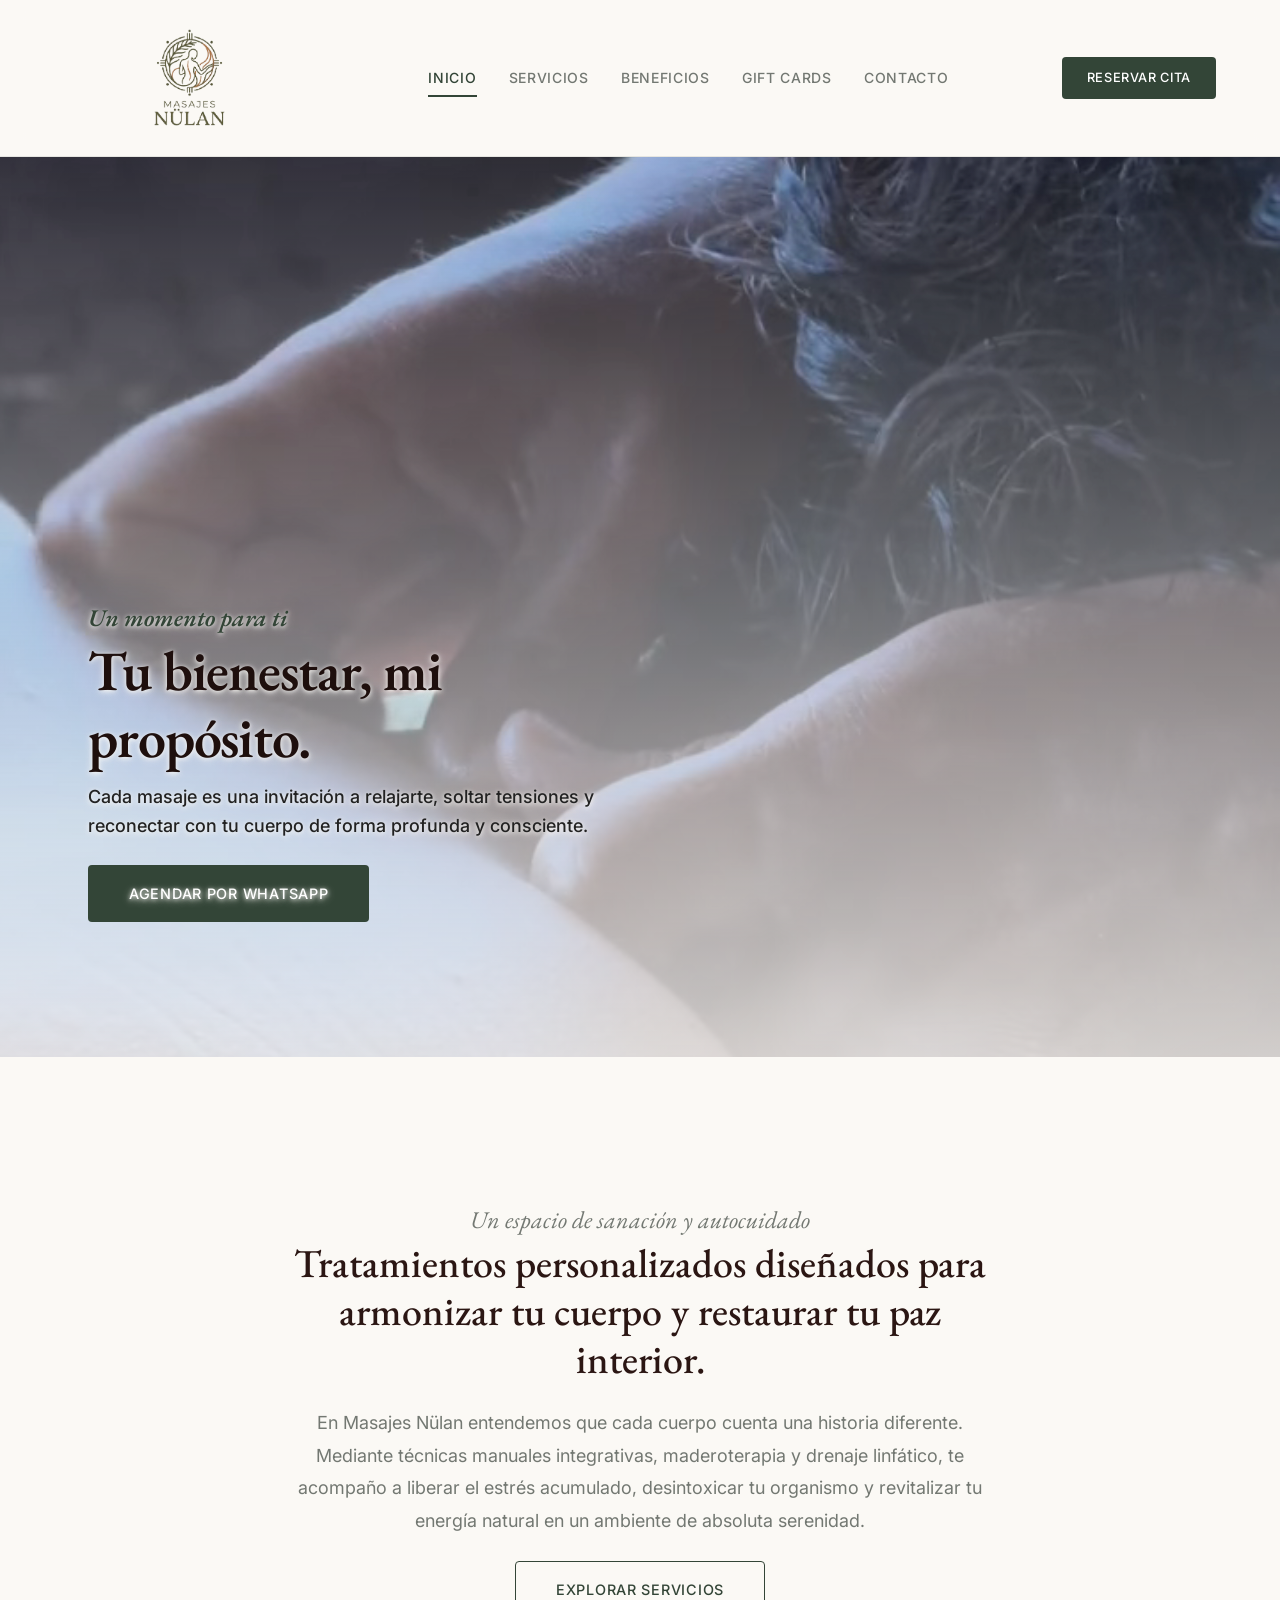
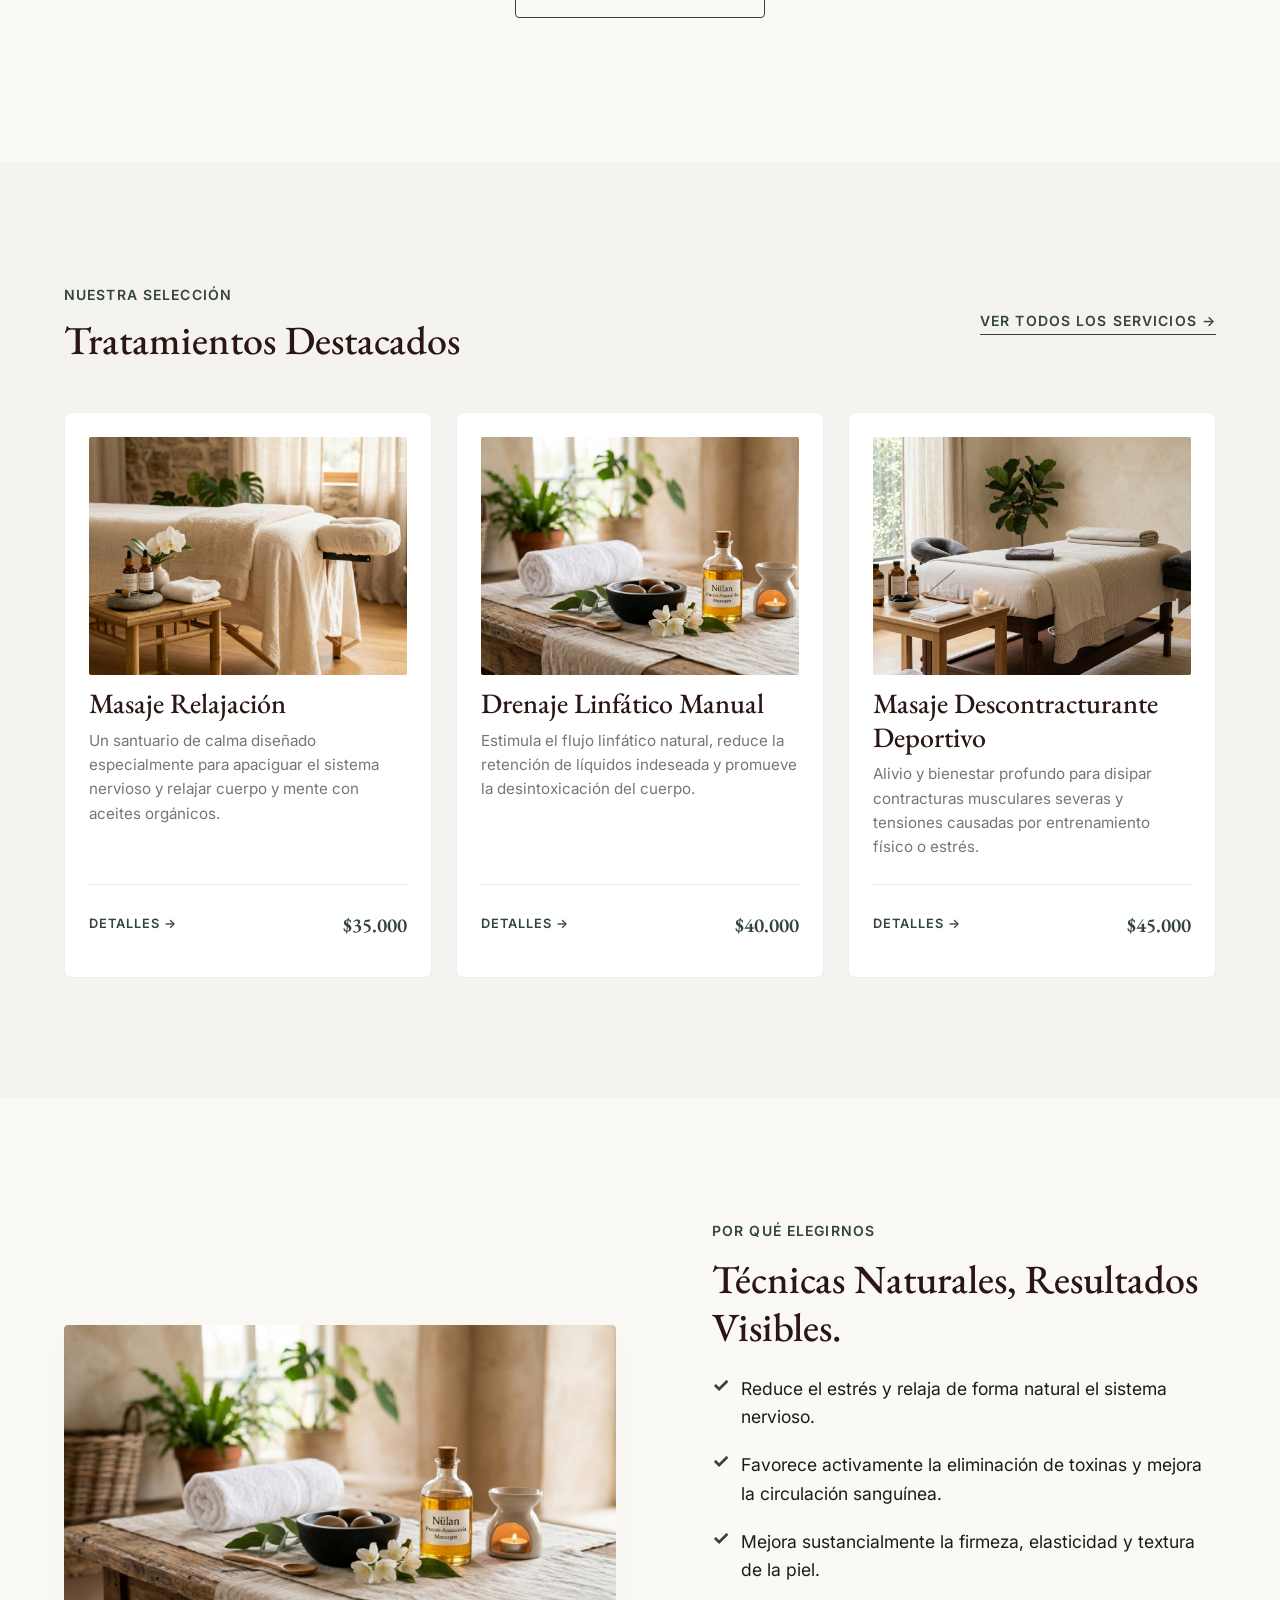
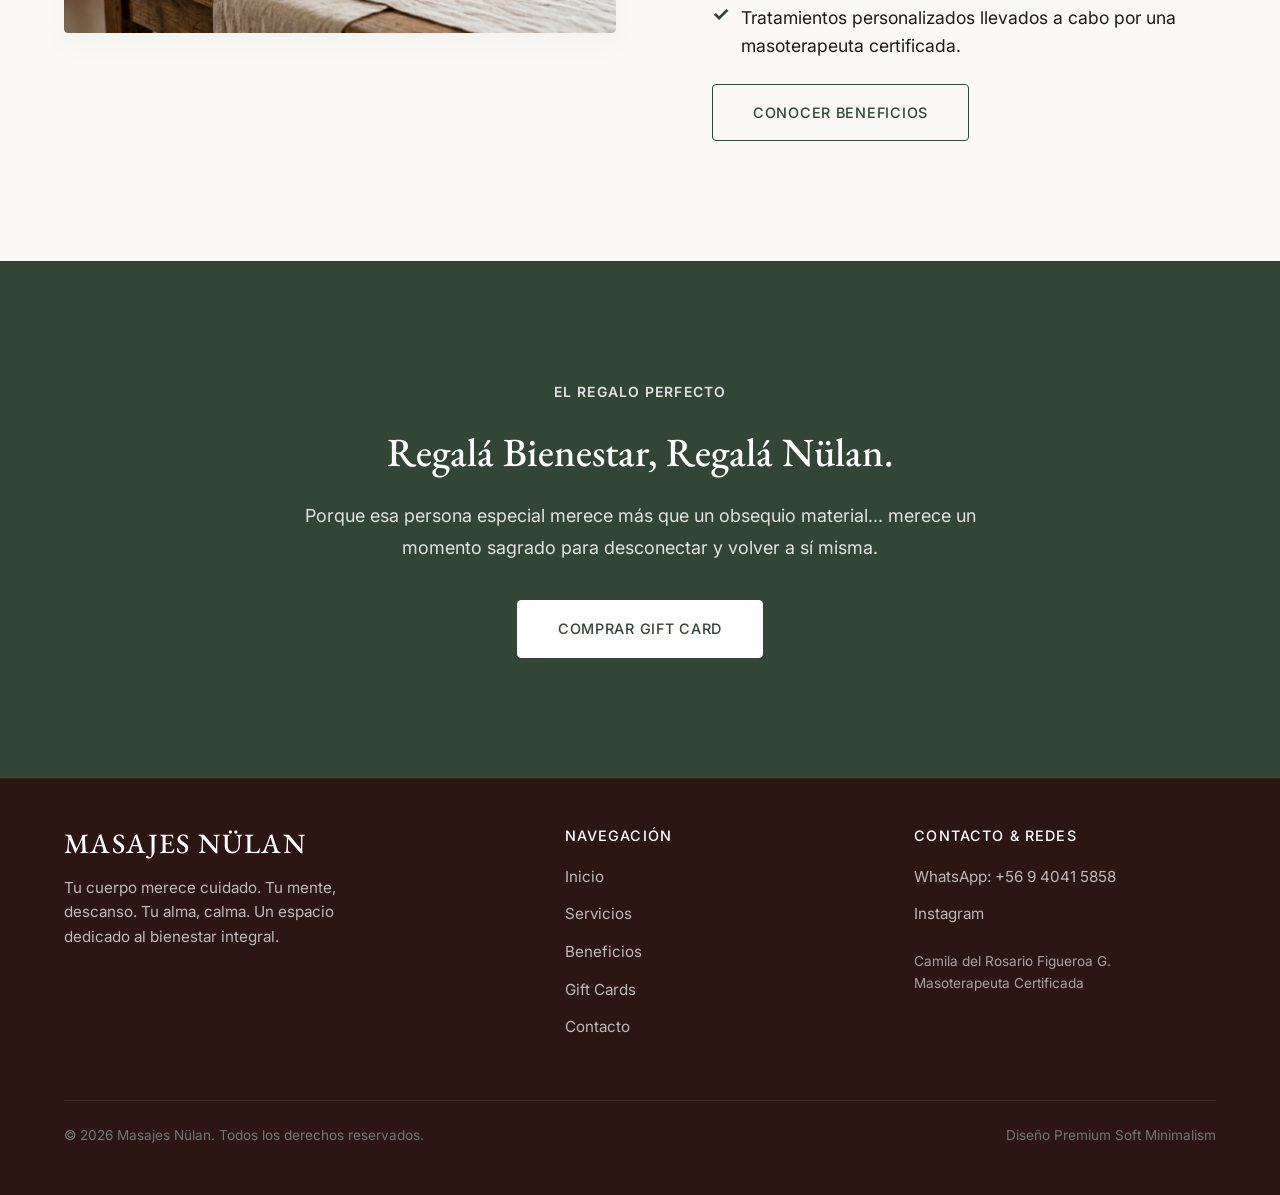
<file: index.html>
<!DOCTYPE html>
<html lang="es">
<head>
  <meta charset="utf-8">
  <meta name="viewport" content="width=device-width, initial-scale=1.0">
  <title>Masajes Nülan - Tu momento de calma</title>
  <link rel="stylesheet" href="style.css">
  <script src="precios-servicios.js"></script>
</head>
<body>

  <!-- HEADER -->
  <header id="main-header">
    <div class="nav-container">
      <a href="index.html" class="logo"><img src="assets/logo.png" alt="Masajes Nülan" class="logo-img"></a>
      <nav class="nav-links" id="nav-menu">
        <a href="index.html" class="active">Inicio</a>
        <a href="servicios.html">Servicios</a>
        <a href="beneficios.html">Beneficios</a>
        <a href="giftcard.html">Gift Cards</a>
        <a href="contacto.html">Contacto</a>
      </nav>
      <a href="https://wa.me/56940415858" target="_blank" class="btn btn-primary btn-header" style="padding: 0.6rem 1.5rem; font-size: 0.8rem;">Reservar Cita</a>
      <button class="hamburger" id="hamburger-btn" aria-label="Abrir menú">
        <span></span>
        <span></span>
        <span></span>
      </button>
    </div>
  </header>

  <main>
    <!-- HERO SECTION (SCROLL-DRIVEN) -->
    <section class="hero-scroll-container" id="hero-sec">
      <div class="hero-sticky-wrapper">
        <video id="hero-video" class="hero-video-bg" autoplay loop muted playsinline>
          <source src="assets/cuello.webm" type="video/webm">
          Tu navegador no soporta reproducción de video.
        </video>
        <div class="hero-overlay"></div>
        <div class="hero-content fade-in-up" id="hero-text-block">
          <span class="italic-subtitle">Un momento para ti</span>
          <h1>Tu bienestar, mi propósito.</h1>
          <p>Cada masaje es una invitación a relajarte, soltar tensiones y reconectar con tu cuerpo de forma profunda y consciente.</p>
          <a href="https://wa.me/56940415858" target="_blank" class="btn btn-primary">Agendar por WhatsApp</a>
        </div>
      </div>
    </section>

    <!-- EDITORIAL BLOCK ("SERVICIO") -->
    <section class="section editorial-block">
      <div class="container">
        <span class="italic-subtitle">Un espacio de sanación y autocuidado</span>
        <h2 class="serif-font">Tratamientos personalizados diseñados para armonizar tu cuerpo y restaurar tu paz interior.</h2>
        <p class="text-editorial">
          En Masajes Nülan entendemos que cada cuerpo cuenta una historia diferente. Mediante técnicas manuales integrativas, maderoterapia y drenaje linfático, te acompaño a liberar el estrés acumulado, desintoxicar tu organismo y revitalizar tu energía natural en un ambiente de absoluta serenidad.
        </p>
        <div style="margin-top: var(--space-md);">
          <a href="servicios.html" class="btn btn-secondary">Explorar Servicios</a>
        </div>
      </div>
    </section>

    <!-- FEATURED TREATMENTS PREVIEW -->
    <section class="section" style="background-color: var(--bg-card);">
      <div class="container">
        <div class="flex-between" style="margin-bottom: var(--space-lg); flex-wrap: wrap; gap: var(--space-sm);">
          <div>
            <span class="label-caps">Nuestra Selección</span>
            <h2 style="margin-top: 8px;">Tratamientos Destacados</h2>
          </div>
          <a href="servicios.html" class="label-caps" style="border-bottom: 1px solid var(--primary); padding-bottom: 2px;">Ver todos los servicios &rarr;</a>
        </div>

        <div class="grid-3" id="featured-treatments-container">
          <!-- Dynamic featured treatments load here -->
        </div>
      </div>
    </section>

    <!-- ACCENT DETAIL GRID -->
    <section class="section">
      <div class="container">
        <div class="grid-2">
          <div class="editorial-img-container">
            <img src="assets/salon2.jpeg" alt="Técnicas Naturales">
          </div>
          <div class="text-content-padding">
            <span class="label-caps">Por qué elegirnos</span>
            <h2 style="margin: var(--space-sm) 0 var(--space-md) 0;">Técnicas Naturales, Resultados Visibles.</h2>
            <ul class="checkmark-list">
              <li>Reduce el estrés y relaja de forma natural el sistema nervioso.</li>
              <li>Favorece activamente la eliminación de toxinas y mejora la circulación sanguínea.</li>
              <li>Mejora sustancialmente la firmeza, elasticidad y textura de la piel.</li>
              <li>Tratamientos personalizados llevados a cabo por una masoterapeuta certificada.</li>
            </ul>
            <div style="margin-top: var(--space-md);">
              <a href="beneficios.html" class="btn btn-secondary">Conocer Beneficios</a>
            </div>
          </div>
        </div>
      </div>
    </section>

    <!-- GIFT CARD BANNER -->
    <section class="section bg-olive-tint" style="text-align: center;">
      <div class="container">
        <div style="max-width: 800px; margin: 0 auto; display: flex; flex-direction: column; align-items: center; gap: var(--space-md);">
          <span class="label-caps" style="color: rgba(255,255,255,0.85);">El Regalo Perfecto</span>
          <h2>Regalá Bienestar, Regalá Nülan.</h2>
          <p class="text-editorial" style="margin: 0 auto;">
            Porque esa persona especial merece más que un obsequio material... merece un momento sagrado para desconectar y volver a sí misma.
          </p>
          <div style="margin-top: var(--space-sm);">
            <a href="giftcard.html" class="btn btn-white">Comprar Gift Card</a>
          </div>
        </div>
      </div>
    </section>
  </main>

  <!-- FOOTER -->
  <footer>
    <div class="container">
      <div class="footer-grid">
        <div class="footer-brand">
          <h2>MASAJES NÜLAN</h2>
          <p>Tu cuerpo merece cuidado. Tu mente, descanso. Tu alma, calma. Un espacio dedicado al bienestar integral.</p>
        </div>
        <div class="footer-links">
          <h3>Navegación</h3>
          <ul>
            <li><a href="index.html">Inicio</a></li>
            <li><a href="servicios.html">Servicios</a></li>
            <li><a href="beneficios.html">Beneficios</a></li>
            <li><a href="giftcard.html">Gift Cards</a></li>
            <li><a href="contacto.html">Contacto</a></li>
          </ul>
        </div>
        <div class="footer-links">
          <h3>Contacto & Redes</h3>
          <ul>
            <li><a href="https://wa.me/56940415858" target="_blank">WhatsApp: +56 9 4041 5858</a></li>
            <li><a href="https://instagram.com/" target="_blank">Instagram</a></li>
            <li style="margin-top: 1.5rem; font-size: 0.85rem; color: rgba(255,255,255,0.6);">
              Camila del Rosario Figueroa G.<br>Masoterapeuta Certificada
            </li>
          </ul>
        </div>
      </div>
      <div class="footer-bottom">
        <p>&copy; 2026 Masajes Nülan. Todos los derechos reservados.</p>
        <p>Diseño Premium Soft Minimalism</p>
      </div>
    </div>
  </footer>

  <script src="script.js"></script>
</body>
</html>
</file>
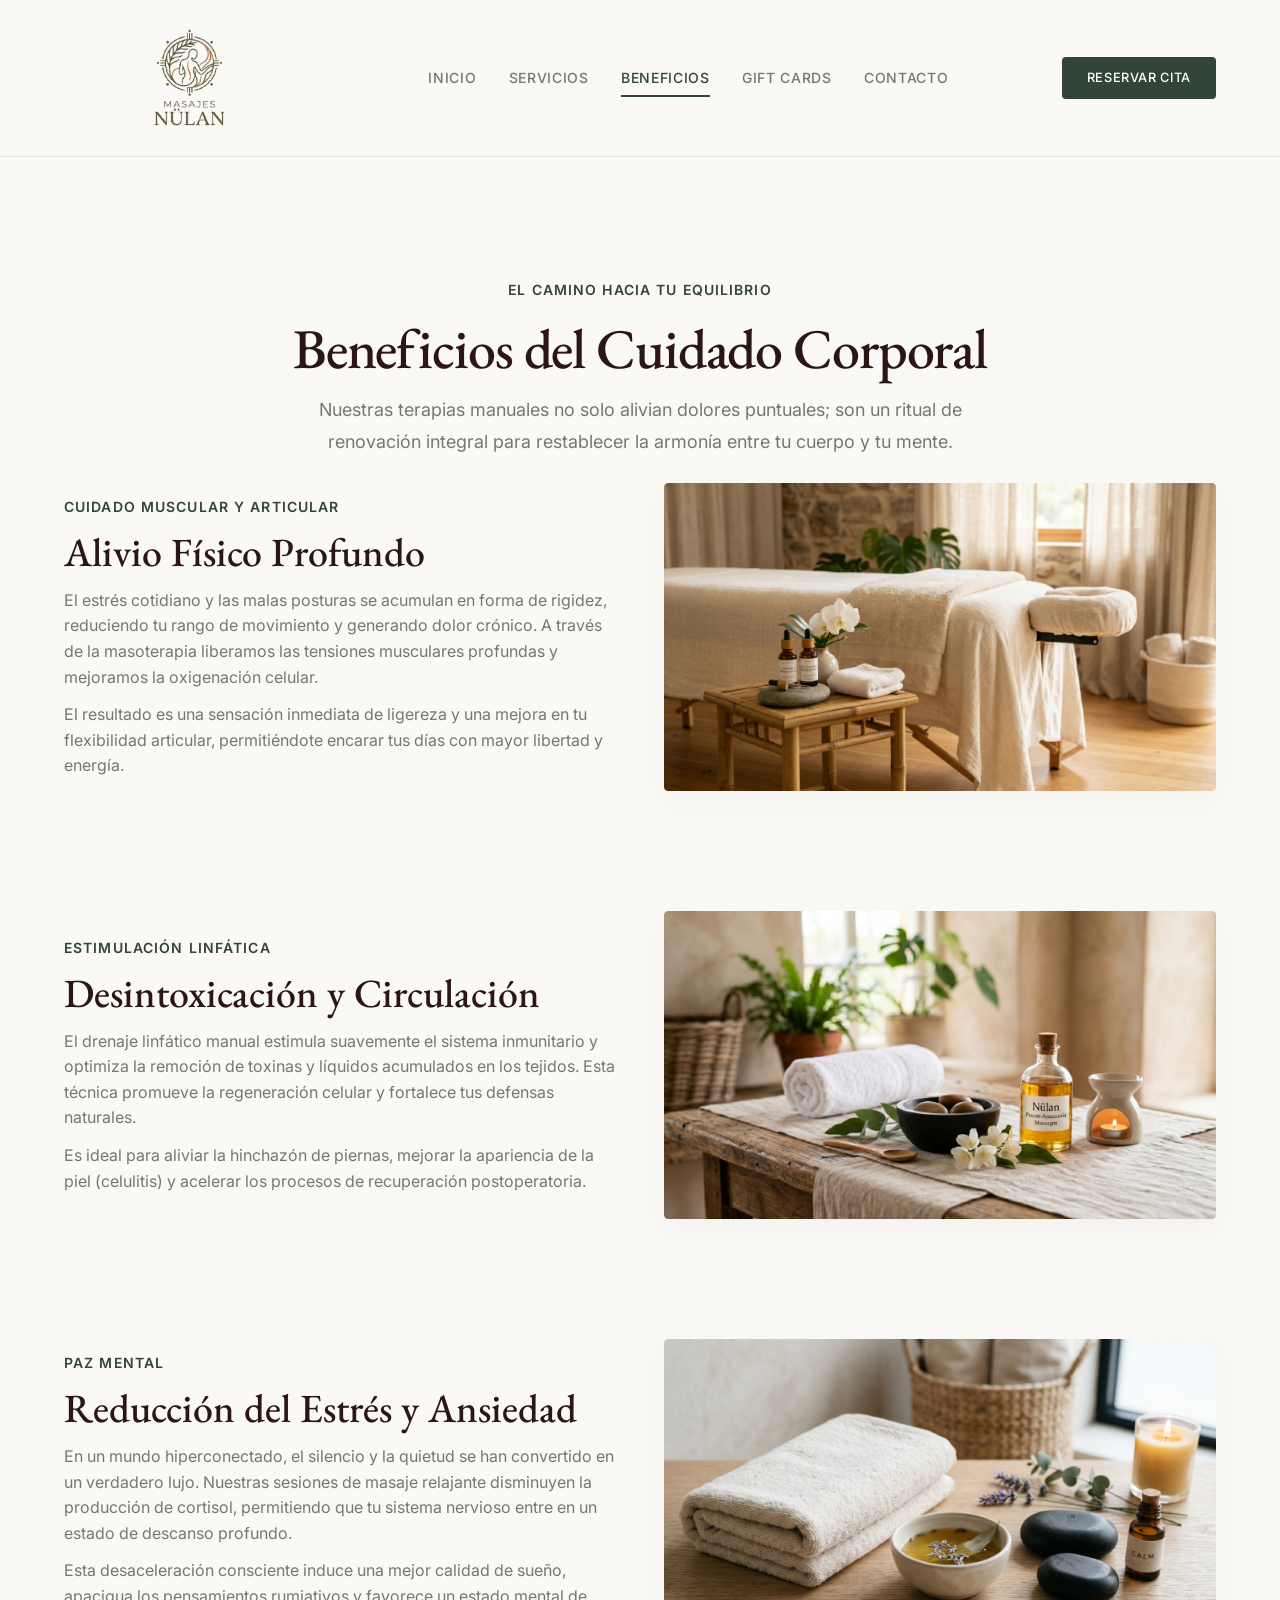
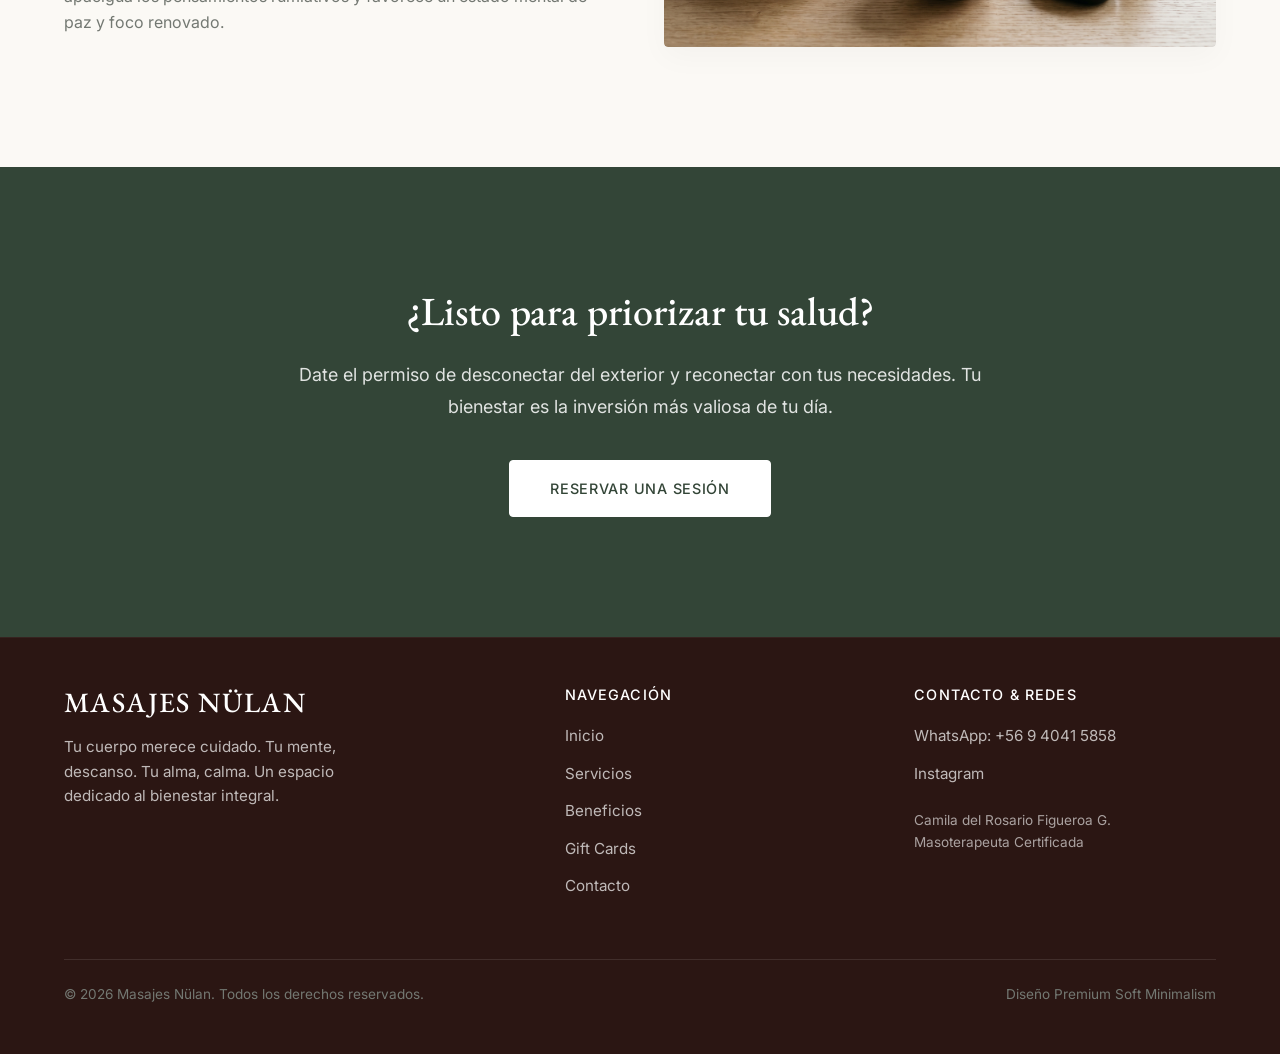
<file: beneficios.html>
<!DOCTYPE html>
<html lang="es">
<head>
  <meta charset="utf-8">
  <meta name="viewport" content="width=device-width, initial-scale=1.0">
  <title>Beneficios - Masajes Nülan</title>
  <link rel="stylesheet" href="style.css">
</head>
<body>

  <!-- HEADER -->
  <header id="main-header">
    <div class="nav-container">
      <a href="index.html" class="logo"><img src="assets/logo.png" alt="Masajes Nülan" class="logo-img"></a>
      <nav class="nav-links" id="nav-menu">
        <a href="index.html">Inicio</a>
        <a href="servicios.html">Servicios</a>
        <a href="beneficios.html" class="active">Beneficios</a>
        <a href="giftcard.html">Gift Cards</a>
        <a href="contacto.html">Contacto</a>
      </nav>
      <a href="https://wa.me/56940415858" target="_blank" class="btn btn-primary btn-header" style="padding: 0.6rem 1.5rem; font-size: 0.8rem;">Reservar Cita</a>
      <button class="hamburger" id="hamburger-btn" aria-label="Abrir menú">
        <span></span>
        <span></span>
        <span></span>
      </button>
    </div>
  </header>

  <main>
    <!-- PAGE HERO -->
    <section class="section" style="padding-bottom: var(--space-md); text-align: center;">
      <div class="container fade-in-up">
        <span class="label-caps">El camino hacia tu equilibrio</span>
        <h1 style="margin-top: 12px; margin-bottom: var(--space-sm);">Beneficios del Cuidado Corporal</h1>
        <p class="text-editorial" style="margin: 0 auto;">
          Nuestras terapias manuales no solo alivian dolores puntuales; son un ritual de renovación integral para restablecer la armonía entre tu cuerpo y tu mente.
        </p>
      </div>
    </section>

    <!-- DETAILED BENEFITS SECTION -->
    <section class="section" style="padding-top: 0;">
      <div class="container">
        
        <!-- Benefit 1: Grid Image Right -->
        <div class="grid-2" style="margin-bottom: var(--section-gap);">
          <div>
            <span class="label-caps">Cuidado Muscular y Articular</span>
            <h2 style="margin: 8px 0 var(--space-sm) 0;">Alivio Físico Profundo</h2>
            <p style="margin-bottom: var(--space-sm);">
              El estrés cotidiano y las malas posturas se acumulan en forma de rigidez, reduciendo tu rango de movimiento y generando dolor crónico. A través de la masoterapia liberamos las tensiones musculares profundas y mejoramos la oxigenación celular.
            </p>
            <p>
              El resultado es una sensación inmediata de ligereza y una mejora en tu flexibilidad articular, permitiéndote encarar tus días con mayor libertad y energía.
            </p>
          </div>
          <div class="editorial-img-container">
            <img src="assets/salon3.jpeg" alt="Alivio Muscular">
          </div>
        </div>

        <!-- Benefit 2: Grid Image Left -->
        <div class="grid-2" style="margin-bottom: var(--section-gap);">
          <div class="editorial-img-container" style="order: 2; transform: none;">
            <!-- Mobile-first adjust order so text is read first on mobile, or keep standard -->
            <img src="assets/salon2.jpeg" alt="Desintoxicación y Circulación">
          </div>
          <div style="order: 1;">
            <span class="label-caps">Estimulación Linfática</span>
            <h2 style="margin: 8px 0 var(--space-sm) 0;">Desintoxicación y Circulación</h2>
            <p style="margin-bottom: var(--space-sm);">
              El drenaje linfático manual estimula suavemente el sistema inmunitario y optimiza la remoción de toxinas y líquidos acumulados en los tejidos. Esta técnica promueve la regeneración celular y fortalece tus defensas naturales.
            </p>
            <p>
              Es ideal para aliviar la hinchazón de piernas, mejorar la apariencia de la piel (celulitis) y acelerar los procesos de recuperación postoperatoria.
            </p>
          </div>
        </div>

        <!-- Benefit 3: Grid Image Right -->
        <div class="grid-2">
          <div>
            <span class="label-caps">Paz Mental</span>
            <h2 style="margin: 8px 0 var(--space-sm) 0;">Reducción del Estrés y Ansiedad</h2>
            <p style="margin-bottom: var(--space-sm);">
              En un mundo hiperconectado, el silencio y la quietud se han convertido en un verdadero lujo. Nuestras sesiones de masaje relajante disminuyen la producción de cortisol, permitiendo que tu sistema nervioso entre en un estado de descanso profundo.
            </p>
            <p>
              Esta desaceleración consciente induce una mejor calidad de sueño, apacigua los pensamientos rumiativos y favorece un estado mental de paz y foco renovado.
            </p>
          </div>
          <div class="editorial-img-container">
            <img src="assets/salon1.jpeg" alt="Paz Mental">
          </div>
        </div>

      </div>
    </section>

    <!-- INVITATION SECTION -->
    <section class="section bg-olive-tint" style="text-align: center;">
      <div class="container">
        <div style="max-width: 700px; margin: 0 auto; display: flex; flex-direction: column; align-items: center; gap: var(--space-md);">
          <h2>¿Listo para priorizar tu salud?</h2>
          <p class="text-editorial" style="margin: 0 auto;">
            Date el permiso de desconectar del exterior y reconectar con tus necesidades. Tu bienestar es la inversión más valiosa de tu día.
          </p>
          <div style="margin-top: var(--space-sm);">
            <a href="contacto.html" class="btn btn-white">Reservar una Sesión</a>
          </div>
        </div>
      </div>
    </section>
  </main>

  <!-- FOOTER -->
  <footer>
    <div class="container">
      <div class="footer-grid">
        <div class="footer-brand">
          <h2>MASAJES NÜLAN</h2>
          <p>Tu cuerpo merece cuidado. Tu mente, descanso. Tu alma, calma. Un espacio dedicado al bienestar integral.</p>
        </div>
        <div class="footer-links">
          <h3>Navegación</h3>
          <ul>
            <li><a href="index.html">Inicio</a></li>
            <li><a href="servicios.html">Servicios</a></li>
            <li><a href="beneficios.html">Beneficios</a></li>
            <li><a href="giftcard.html">Gift Cards</a></li>
            <li><a href="contacto.html">Contacto</a></li>
          </ul>
        </div>
        <div class="footer-links">
          <h3>Contacto & Redes</h3>
          <ul>
            <li><a href="https://wa.me/56940415858" target="_blank">WhatsApp: +56 9 4041 5858</a></li>
            <li><a href="https://instagram.com/" target="_blank">Instagram</a></li>
            <li style="margin-top: 1.5rem; font-size: 0.85rem; color: rgba(255,255,255,0.6);">
              Camila del Rosario Figueroa G.<br>Masoterapeuta Certificada
            </li>
          </ul>
        </div>
      </div>
      <div class="footer-bottom">
        <p>&copy; 2026 Masajes Nülan. Todos los derechos reservados.</p>
        <p>Diseño Premium Soft Minimalism</p>
      </div>
    </div>
  </footer>

  <script src="script.js"></script>
</body>
</html>
</file>
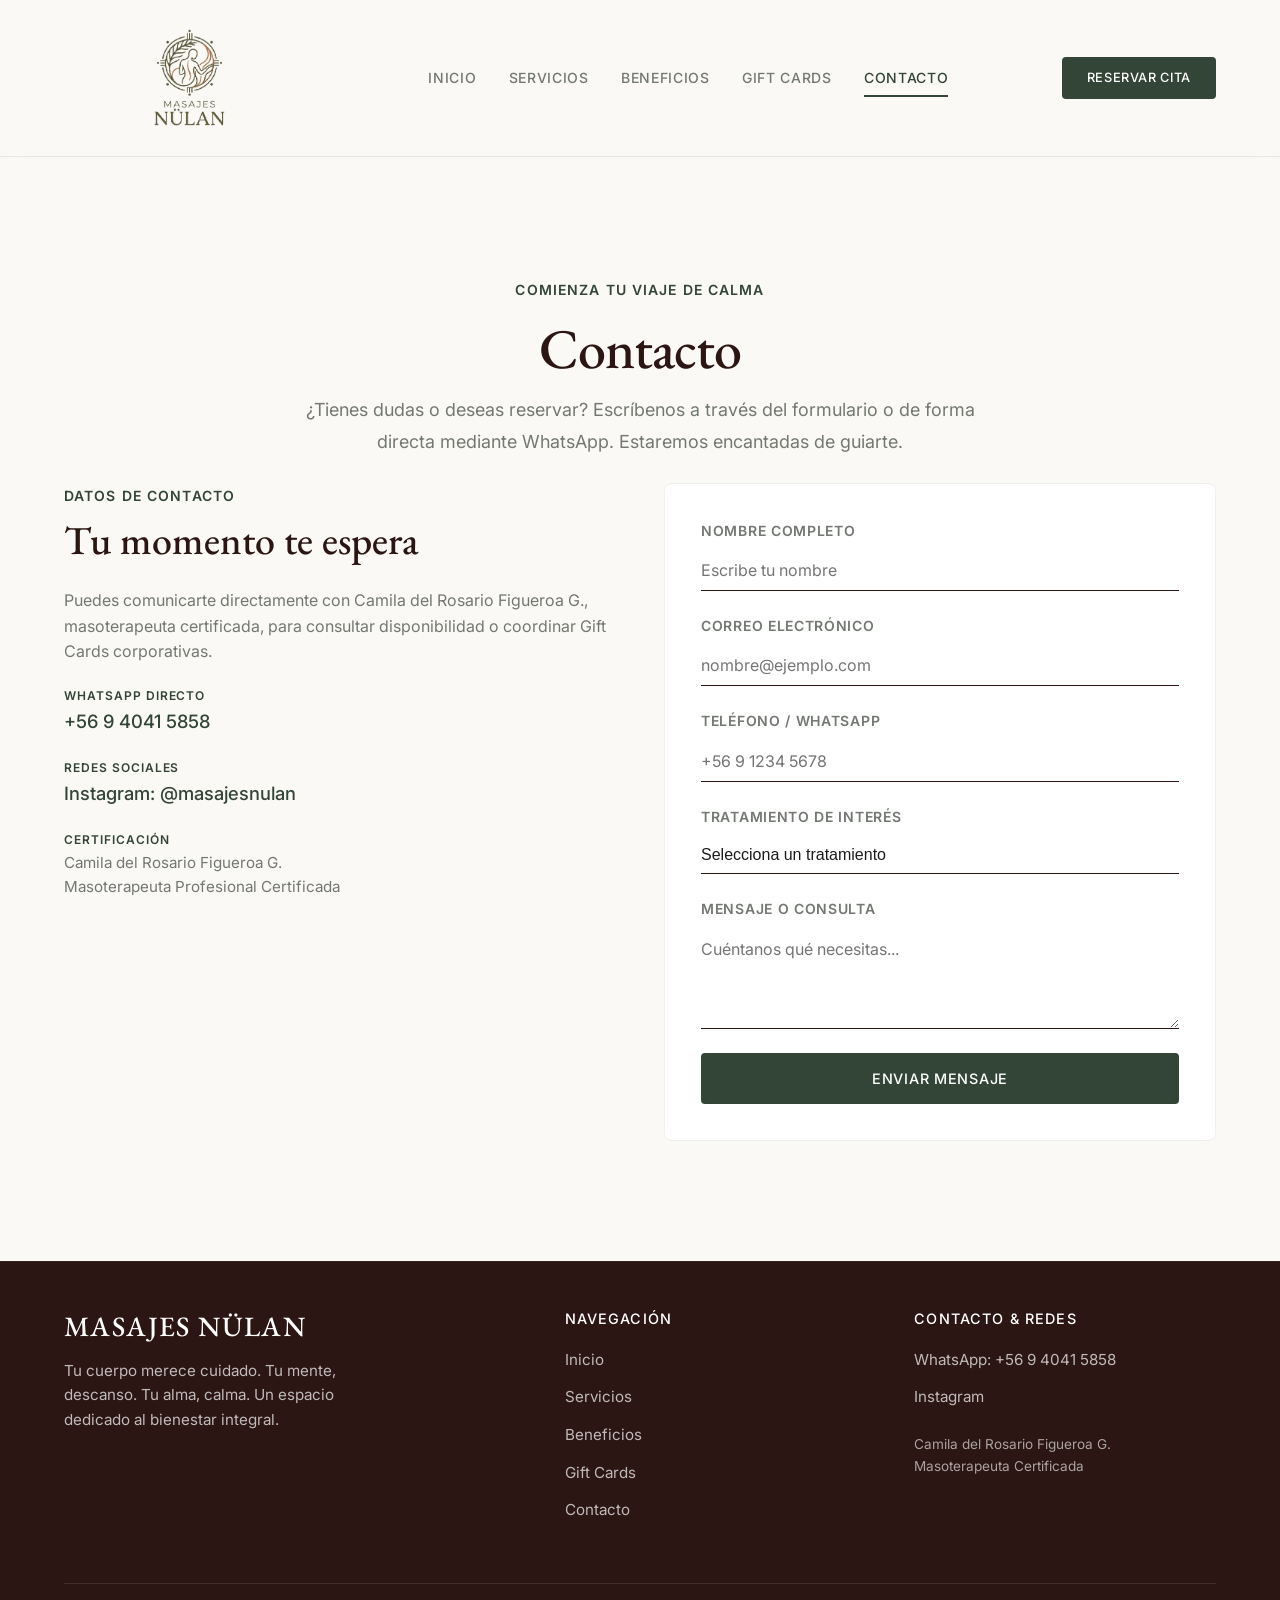
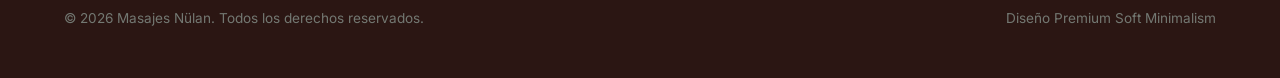
<file: contacto.html>
<!DOCTYPE html>
<html lang="es">
<head>
  <meta charset="utf-8">
  <meta name="viewport" content="width=device-width, initial-scale=1.0">
  <title>Contacto - Masajes Nülan</title>
  <link rel="stylesheet" href="style.css">
  <script src="precios-servicios.js"></script>
</head>
<body>

  <!-- HEADER -->
  <header id="main-header">
    <div class="nav-container">
      <a href="index.html" class="logo"><img src="assets/logo.png" alt="Masajes Nülan" class="logo-img"></a>
      <nav class="nav-links" id="nav-menu">
        <a href="index.html">Inicio</a>
        <a href="servicios.html">Servicios</a>
        <a href="beneficios.html">Beneficios</a>
        <a href="giftcard.html">Gift Cards</a>
        <a href="contacto.html" class="active">Contacto</a>
      </nav>
      <a href="https://wa.me/56940415858" target="_blank" class="btn btn-primary btn-header" style="padding: 0.6rem 1.5rem; font-size: 0.8rem;">Reservar Cita</a>
      <button class="hamburger" id="hamburger-btn" aria-label="Abrir menú">
        <span></span>
        <span></span>
        <span></span>
      </button>
    </div>
  </header>

  <main>
    <!-- PAGE HERO -->
    <section class="section" style="padding-bottom: var(--space-md); text-align: center;">
      <div class="container fade-in-up">
        <span class="label-caps">Comienza tu viaje de calma</span>
        <h1 style="margin-top: 12px; margin-bottom: var(--space-sm);">Contacto</h1>
        <p class="text-editorial" style="margin: 0 auto;">
          ¿Tienes dudas o deseas reservar? Escríbenos a través del formulario o de forma directa mediante WhatsApp. Estaremos encantadas de guiarte.
        </p>
      </div>
    </section>

    <!-- CONTACT FORM & INFORMATION -->
    <section class="section" style="padding-top: 0;">
      <div class="container">
        
        <div class="grid-2" style="align-items: start;">
          <!-- Column 1: Info -->
          <div>
            <span class="label-caps">Datos de Contacto</span>
            <h2 style="margin: 8px 0 var(--space-md) 0;">Tu momento te espera</h2>
            <p style="margin-bottom: var(--space-md);">
              Puedes comunicarte directamente con Camila del Rosario Figueroa G., masoterapeuta certificada, para consultar disponibilidad o coordinar Gift Cards corporativas.
            </p>

            <div style="margin-bottom: var(--space-md);">
              <h4 class="label-caps" style="font-size: 0.75rem; margin-bottom: 4px;">WhatsApp Directo</h4>
              <a href="https://wa.me/56940415858" target="_blank" style="font-size: 1.15rem; color: var(--primary); font-weight: 500;">+56 9 4041 5858</a>
            </div>

            <div style="margin-bottom: var(--space-md);">
              <h4 class="label-caps" style="font-size: 0.75rem; margin-bottom: 4px;">Redes Sociales</h4>
              <a href="https://instagram.com/" target="_blank" style="font-size: 1.15rem; color: var(--primary); font-weight: 500;">Instagram: @masajesnulan</a>
            </div>

            <div style="margin-bottom: var(--space-md);">
              <h4 class="label-caps" style="font-size: 0.75rem; margin-bottom: 4px;">Certificación</h4>
              <p style="font-size: 0.95rem;">
                Camila del Rosario Figueroa G.<br>Masoterapeuta Profesional Certificada
              </p>
            </div>
          </div>

          <!-- Column 2: Minimalist Form -->
          <div class="card" style="padding: calc(var(--space-md) * 1.5);">
            <form id="contact-form" action="#" method="POST">
              <div class="form-group">
                <label for="form-name">Nombre Completo</label>
                <input type="text" id="form-name" class="form-control" placeholder="Escribe tu nombre" required>
              </div>

              <div class="form-group">
                <label for="form-email">Correo Electrónico</label>
                <input type="email" id="form-email" class="form-control" placeholder="nombre@ejemplo.com" required>
              </div>

              <div class="form-group">
                <label for="form-phone">Teléfono / WhatsApp</label>
                <input type="tel" id="form-phone" class="form-control" placeholder="+56 9 1234 5678" required>
              </div>

              <div class="form-group">
                <label for="form-service">Tratamiento de Interés</label>
                <select id="form-service" class="form-control" required style="border-radius: 0; appearance: none; -webkit-appearance: none;">
                  <option value="" disabled selected>Selecciona un tratamiento</option>
                  <!-- Dynamic options will load here -->
                </select>
              </div>

              <div class="form-group">
                <label for="form-msg">Mensaje o Consulta</label>
                <textarea id="form-msg" class="form-control" placeholder="Cuéntanos qué necesitas..." required></textarea>
              </div>

              <div style="margin-top: var(--space-md);">
                <button type="submit" class="btn btn-primary" style="width: 100%;">Enviar Mensaje</button>
              </div>
            </form>
          </div>
        </div>

      </div>
    </section>

  </main>

  <!-- FOOTER -->
  <footer>
    <div class="container">
      <div class="footer-grid">
        <div class="footer-brand">
          <h2>MASAJES NÜLAN</h2>
          <p>Tu cuerpo merece cuidado. Tu mente, descanso. Tu alma, calma. Un espacio dedicado al bienestar integral.</p>
        </div>
        <div class="footer-links">
          <h3>Navegación</h3>
          <ul>
            <li><a href="index.html">Inicio</a></li>
            <li><a href="servicios.html">Servicios</a></li>
            <li><a href="beneficios.html">Beneficios</a></li>
            <li><a href="giftcard.html">Gift Cards</a></li>
            <li><a href="contacto.html">Contacto</a></li>
          </ul>
        </div>
        <div class="footer-links">
          <h3>Contacto & Redes</h3>
          <ul>
            <li><a href="https://wa.me/56940415858" target="_blank">WhatsApp: +56 9 4041 5858</a></li>
            <li><a href="https://instagram.com/" target="_blank">Instagram</a></li>
            <li style="margin-top: 1.5rem; font-size: 0.85rem; color: rgba(255,255,255,0.6);">
              Camila del Rosario Figueroa G.<br>Masoterapeuta Certificada
            </li>
          </ul>
        </div>
      </div>
      <div class="footer-bottom">
        <p>&copy; 2026 Masajes Nülan. Todos los derechos reservados.</p>
        <p>Diseño Premium Soft Minimalism</p>
      </div>
    </div>
  </footer>

  <script src="script.js"></script>
</body>
</html>
</file>
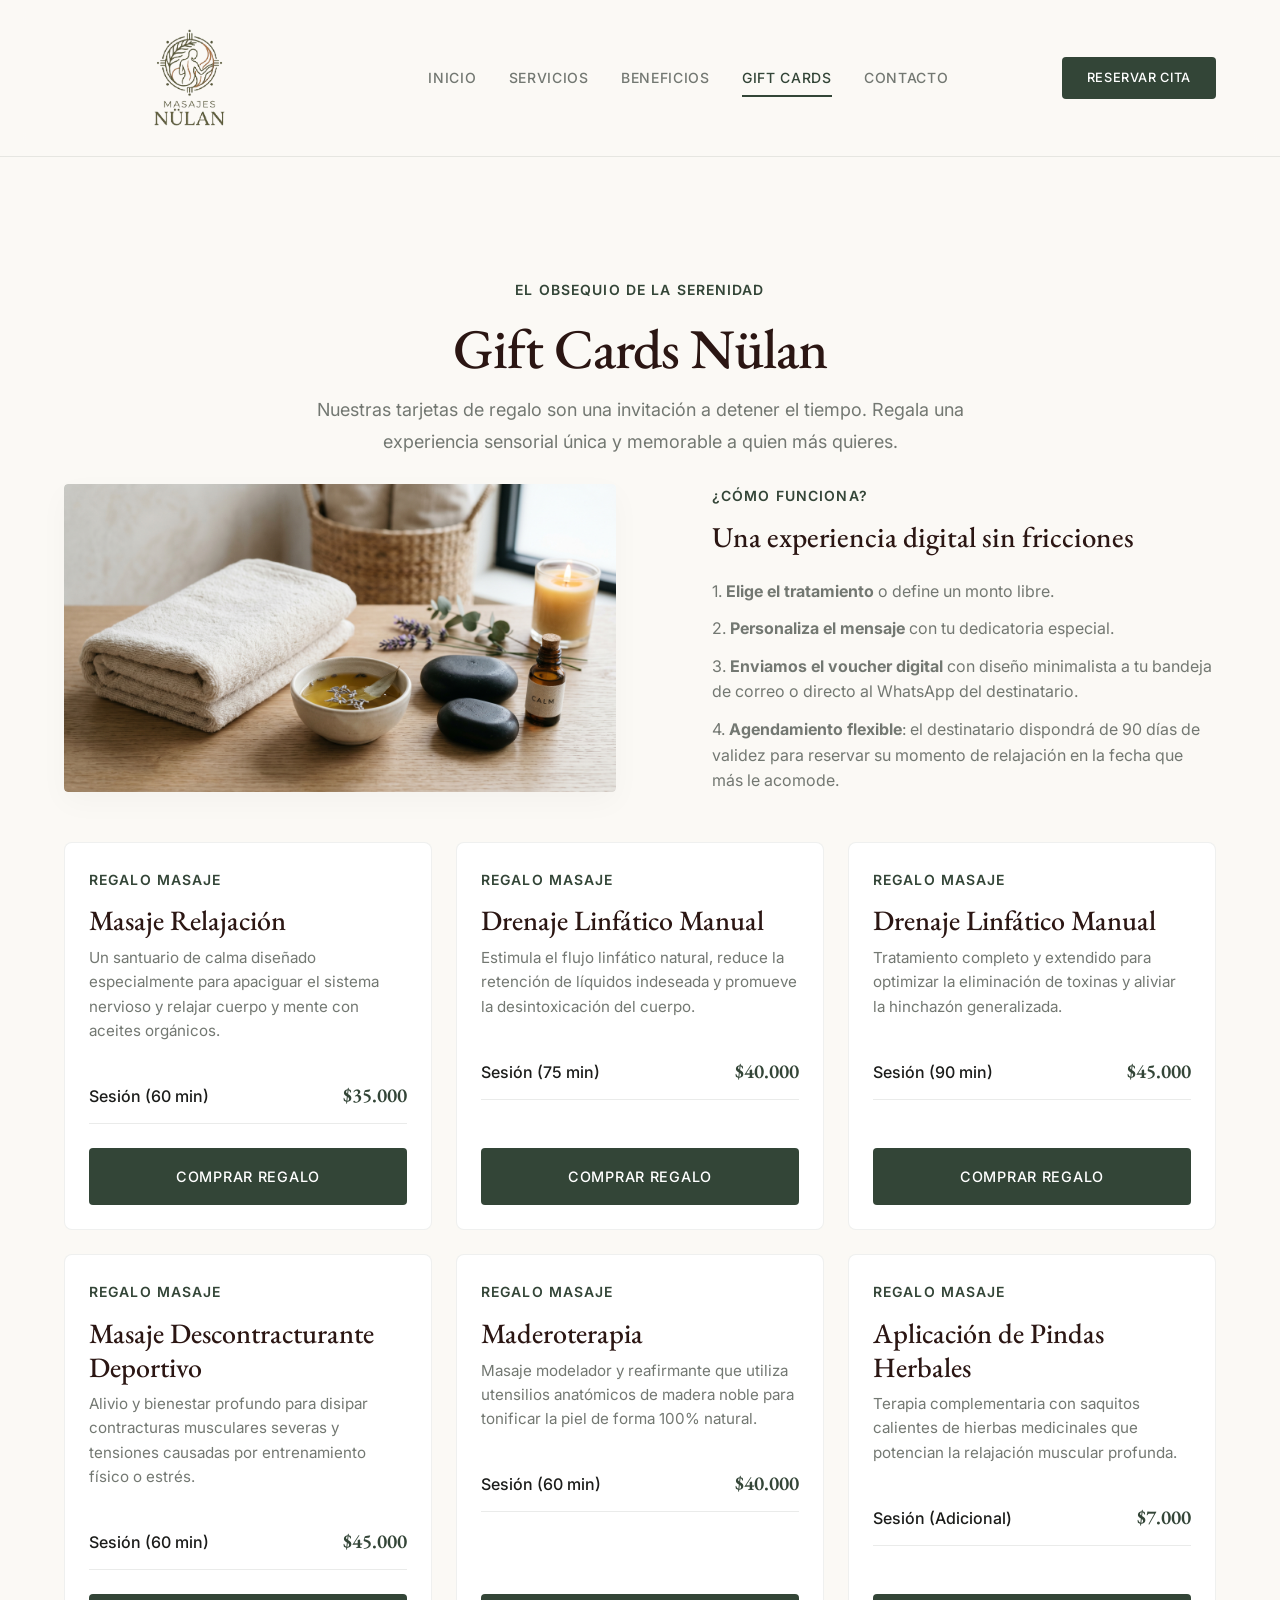
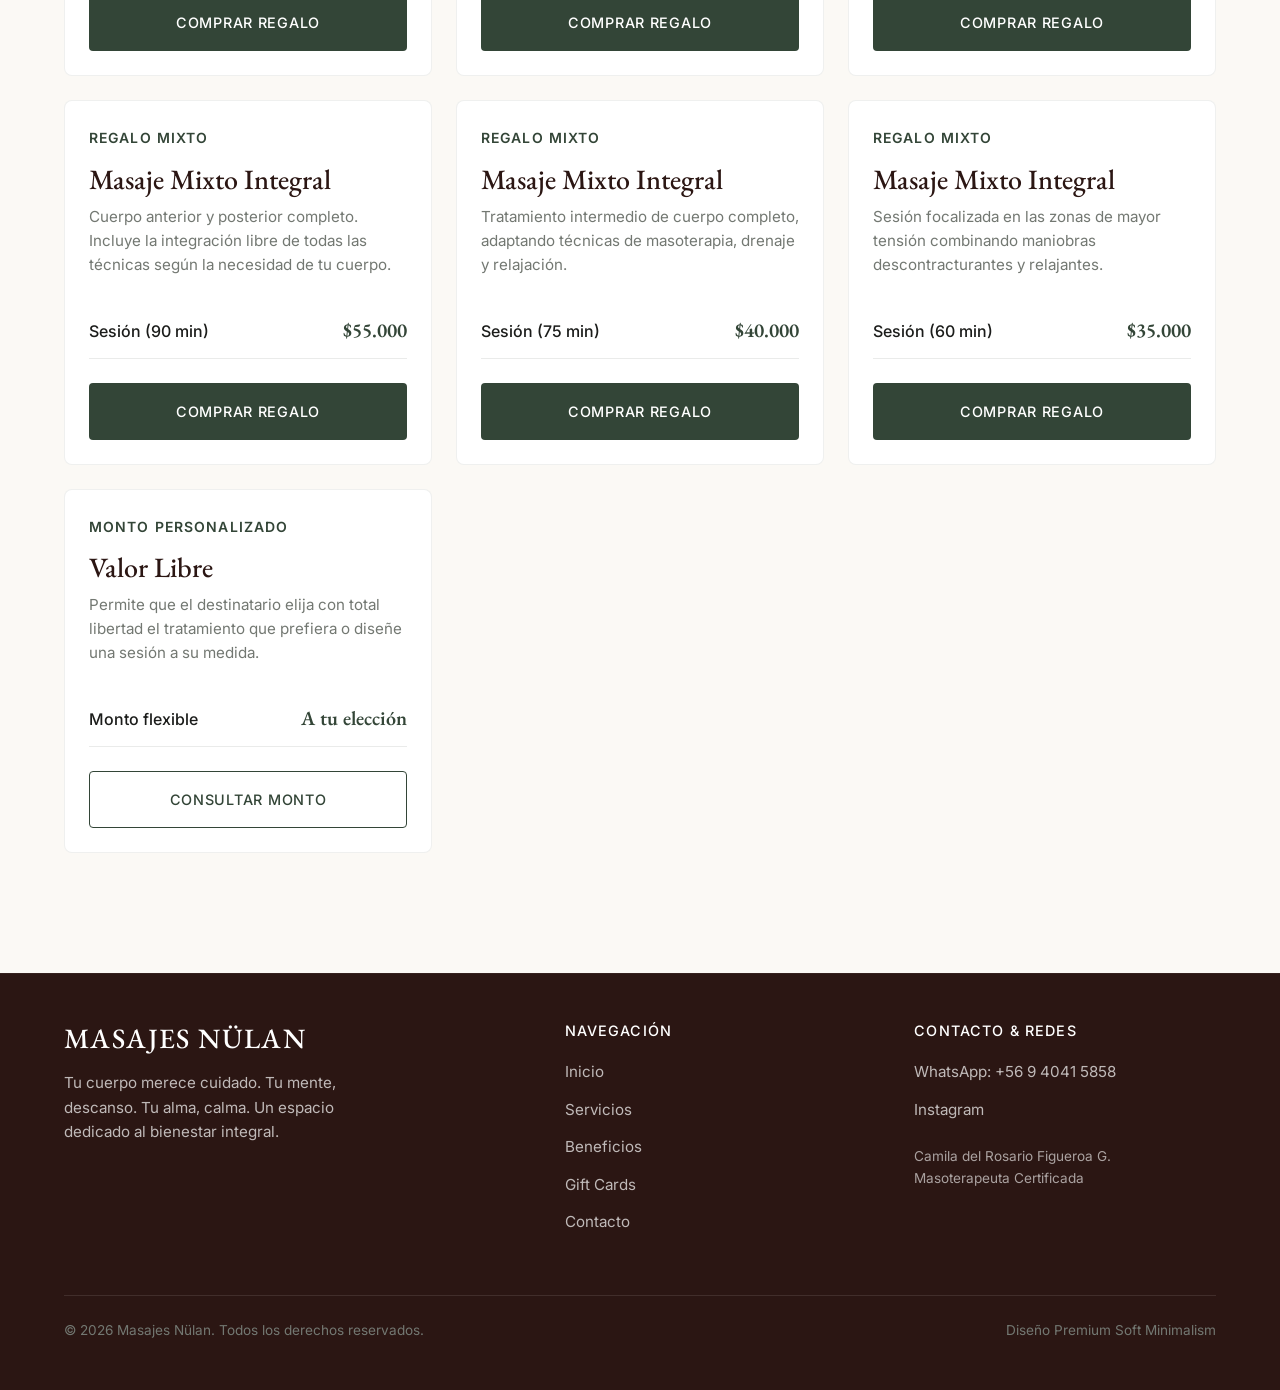
<file: giftcard.html>
<!DOCTYPE html>
<html lang="es">
<head>
  <meta charset="utf-8">
  <meta name="viewport" content="width=device-width, initial-scale=1.0">
  <title>Gift Cards - Masajes Nülan</title>
  <link rel="stylesheet" href="style.css">
  <script src="precios-servicios.js"></script>
</head>
<body>

  <!-- HEADER -->
  <header id="main-header">
    <div class="nav-container">
      <a href="index.html" class="logo"><img src="assets/logo.png" alt="Masajes Nülan" class="logo-img"></a>
      <nav class="nav-links" id="nav-menu">
        <a href="index.html">Inicio</a>
        <a href="servicios.html">Servicios</a>
        <a href="beneficios.html">Beneficios</a>
        <a href="giftcard.html" class="active">Gift Cards</a>
        <a href="contacto.html">Contacto</a>
      </nav>
      <a href="https://wa.me/56940415858" target="_blank" class="btn btn-primary btn-header" style="padding: 0.6rem 1.5rem; font-size: 0.8rem;">Reservar Cita</a>
      <button class="hamburger" id="hamburger-btn" aria-label="Abrir menú">
        <span></span>
        <span></span>
        <span></span>
      </button>
    </div>
  </header>

  <main>
    <!-- PAGE HERO -->
    <section class="section" style="padding-bottom: var(--space-md); text-align: center;">
      <div class="container fade-in-up">
        <span class="label-caps">El obsequio de la serenidad</span>
        <h1 style="margin-top: 12px; margin-bottom: var(--space-sm);">Gift Cards Nülan</h1>
        <p class="text-editorial" style="margin: 0 auto;">
          Nuestras tarjetas de regalo son una invitación a detener el tiempo. Regala una experiencia sensorial única y memorable a quien más quieres.
        </p>
      </div>
    </section>

    <!-- GIFT CARD OPTIONS -->
    <section class="section" style="padding-top: 0;">
      <div class="container">
        
        <div class="grid-2" style="align-items: center; margin-bottom: var(--space-lg);">
          <div class="editorial-img-container">
            <img src="assets/salon1.jpeg" alt="Regalo de Masajes Nülan">
          </div>
          <div class="text-content-padding">
            <span class="label-caps">¿Cómo funciona?</span>
            <h2 style="margin: var(--space-sm) 0 var(--space-md) 0; font-size: 1.8rem;">Una experiencia digital sin fricciones</h2>
            <p style="margin-bottom: var(--space-sm);">
              1. <strong>Elige el tratamiento</strong> o define un monto libre.
            </p>
            <p style="margin-bottom: var(--space-sm);">
              2. <strong>Personaliza el mensaje</strong> con tu dedicatoria especial.
            </p>
            <p style="margin-bottom: var(--space-sm);">
              3. <strong>Enviamos el voucher digital</strong> con diseño minimalista a tu bandeja de correo o directo al WhatsApp del destinatario.
            </p>
            <p>
              4. <strong>Agendamiento flexible</strong>: el destinatario dispondrá de 90 días de validez para reservar su momento de relajación en la fecha que más le acomode.
            </p>
          </div>
        </div>

        <div class="grid-3" id="giftcards-container" style="margin-top: var(--space-lg);">
          <!-- Dynamic Gift Card options load here -->
        </div>

      </div>
    </section>

  </main>

  <!-- FOOTER -->
  <footer>
    <div class="container">
      <div class="footer-grid">
        <div class="footer-brand">
          <h2>MASAJES NÜLAN</h2>
          <p>Tu cuerpo merece cuidado. Tu mente, descanso. Tu alma, calma. Un espacio dedicado al bienestar integral.</p>
        </div>
        <div class="footer-links">
          <h3>Navegación</h3>
          <ul>
            <li><a href="index.html">Inicio</a></li>
            <li><a href="servicios.html">Servicios</a></li>
            <li><a href="beneficios.html">Beneficios</a></li>
            <li><a href="giftcard.html">Gift Cards</a></li>
            <li><a href="contacto.html">Contacto</a></li>
          </ul>
        </div>
        <div class="footer-links">
          <h3>Contacto & Redes</h3>
          <ul>
            <li><a href="https://wa.me/56940415858" target="_blank">WhatsApp: +56 9 4041 5858</a></li>
            <li><a href="https://instagram.com/" target="_blank">Instagram</a></li>
            <li style="margin-top: 1.5rem; font-size: 0.85rem; color: rgba(255,255,255,0.6);">
              Camila del Rosario Figueroa G.<br>Masoterapeuta Certificada
            </li>
          </ul>
        </div>
      </div>
      <div class="footer-bottom">
        <p>&copy; 2026 Masajes Nülan. Todos los derechos reservados.</p>
        <p>Diseño Premium Soft Minimalism</p>
      </div>
    </div>
  </footer>

  <script src="script.js"></script>
</body>
</html>
</file>
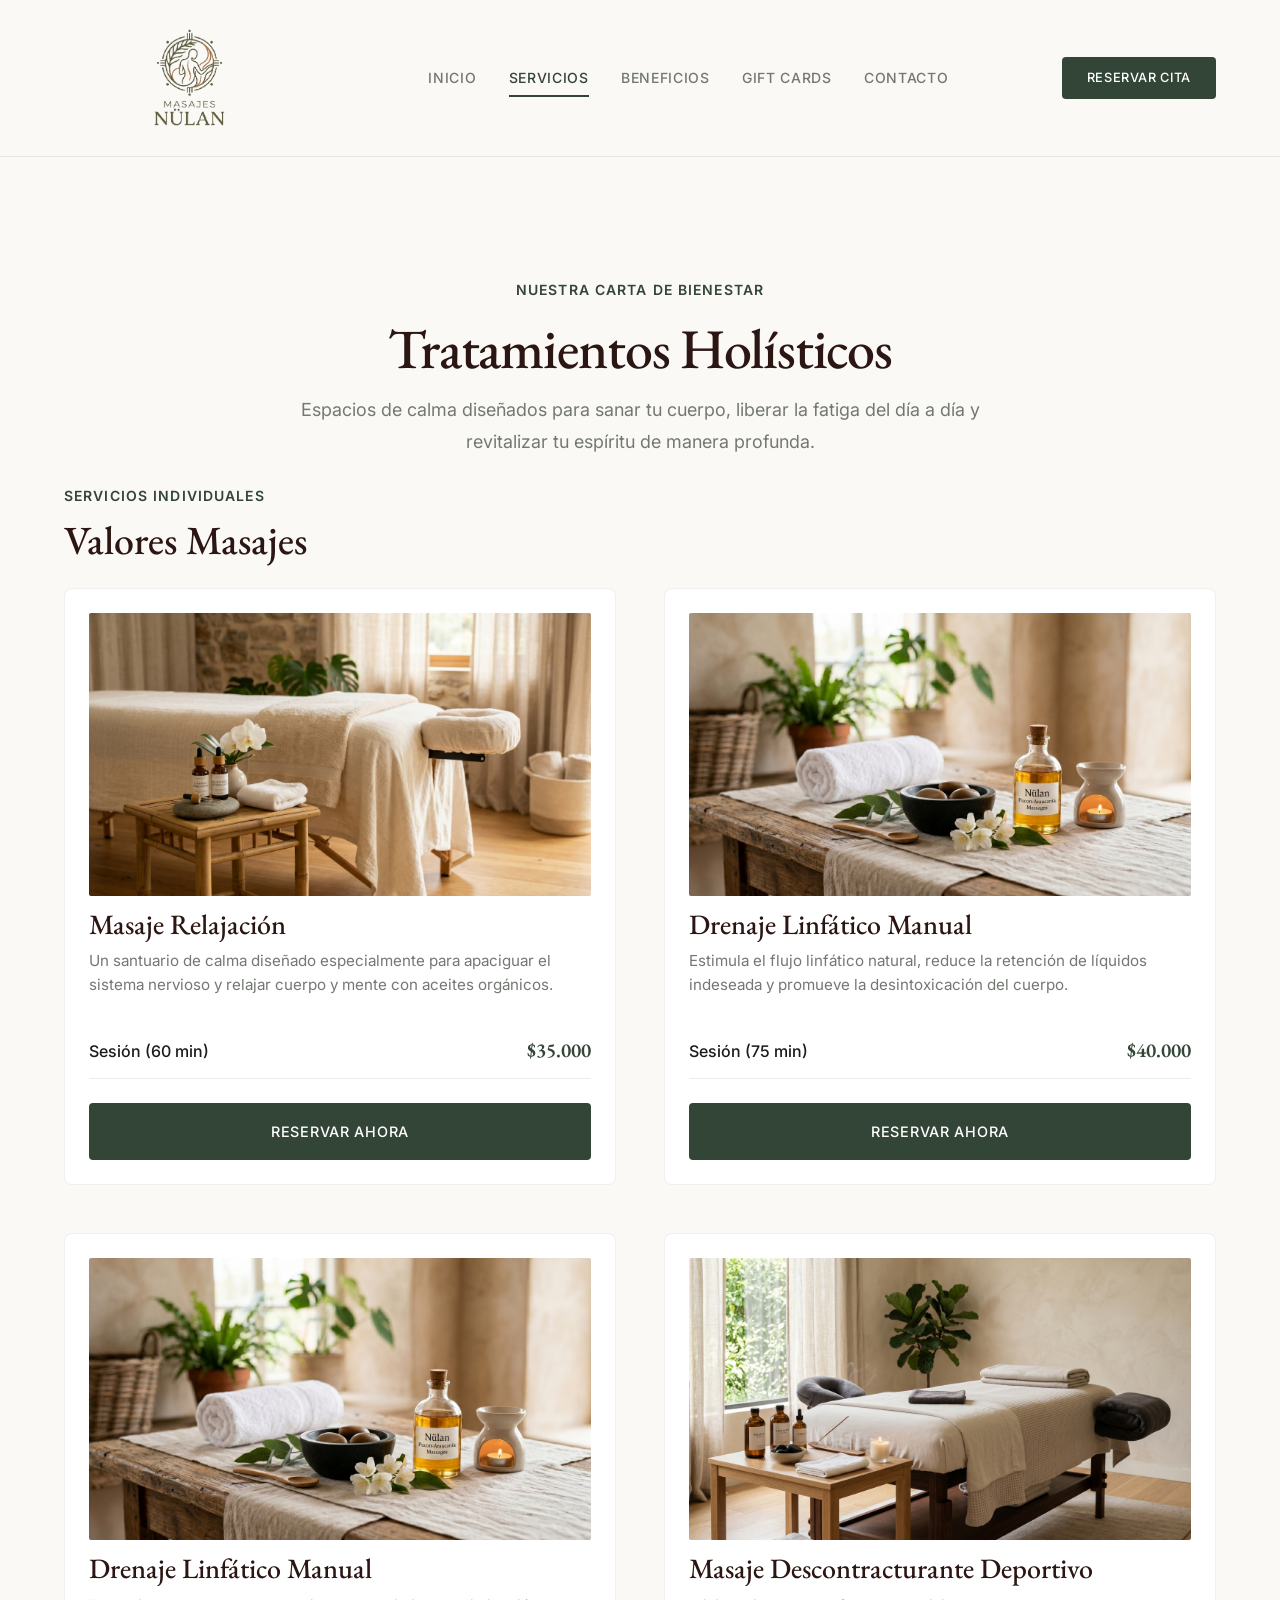
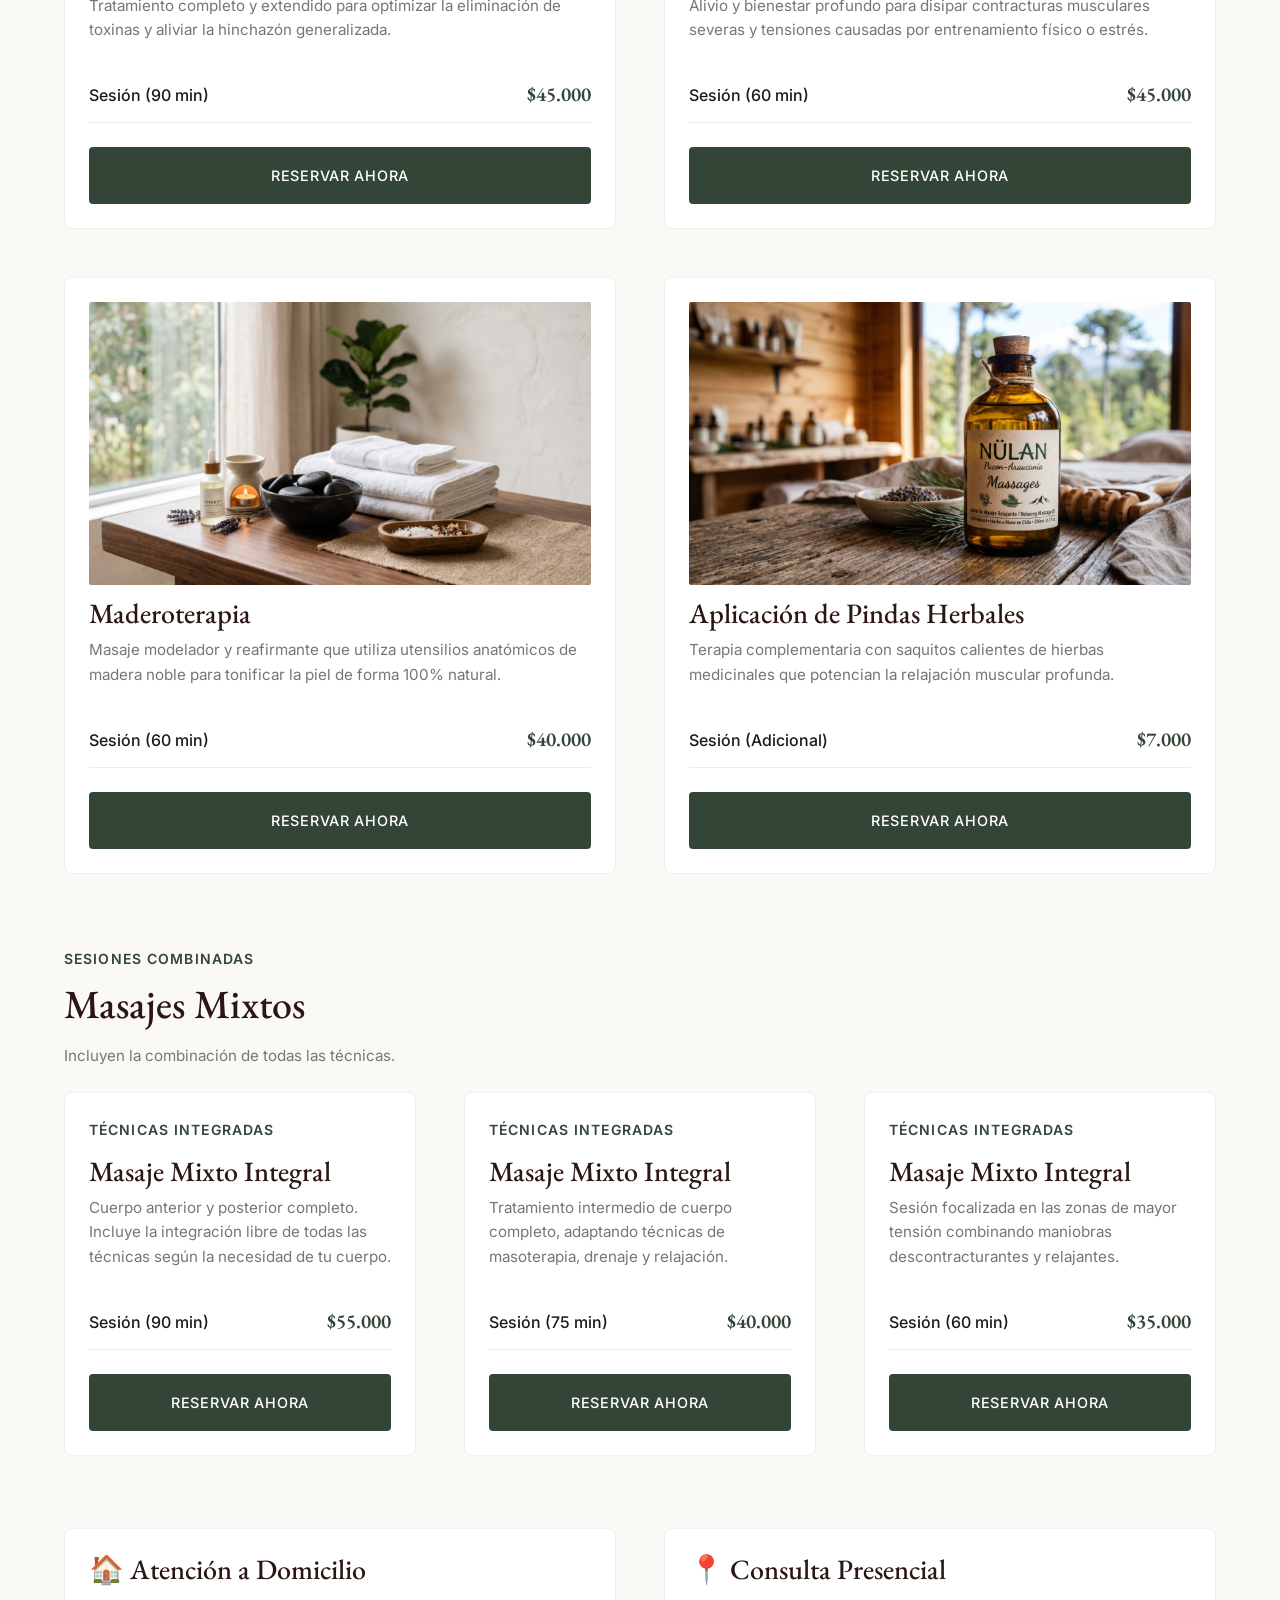
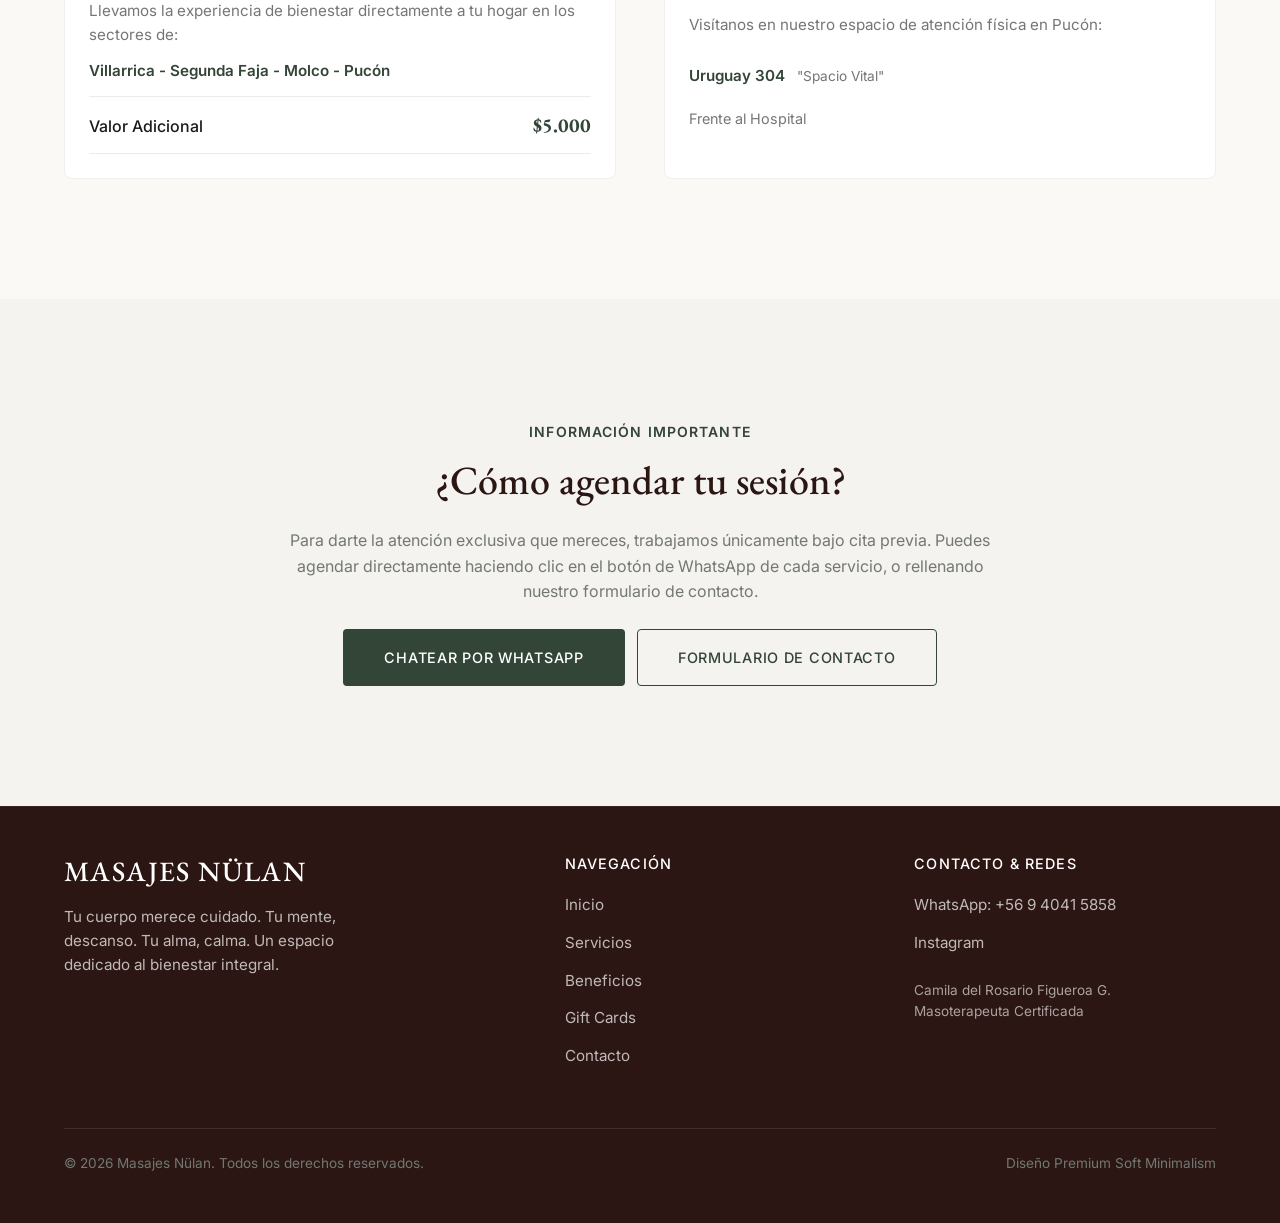
<file: servicios.html>
<!DOCTYPE html>
<html lang="es">
<head>
  <meta charset="utf-8">
  <meta name="viewport" content="width=device-width, initial-scale=1.0">
  <title>Servicios - Masajes Nülan</title>
  <link rel="stylesheet" href="style.css">
  <script src="precios-servicios.js"></script>
</head>
<body>

  <!-- HEADER -->
  <header id="main-header">
    <div class="nav-container">
      <a href="index.html" class="logo"><img src="assets/logo.png" alt="Masajes Nülan" class="logo-img"></a>
      <nav class="nav-links" id="nav-menu">
        <a href="index.html">Inicio</a>
        <a href="servicios.html" class="active">Servicios</a>
        <a href="beneficios.html">Beneficios</a>
        <a href="giftcard.html">Gift Cards</a>
        <a href="contacto.html">Contacto</a>
      </nav>
      <a href="https://wa.me/56940415858" target="_blank" class="btn btn-primary btn-header" style="padding: 0.6rem 1.5rem; font-size: 0.8rem;">Reservar Cita</a>
      <button class="hamburger" id="hamburger-btn" aria-label="Abrir menú">
        <span></span>
        <span></span>
        <span></span>
      </button>
    </div>
  </header>

  <main>
    <!-- PAGE HERO -->
    <section class="section" style="padding-bottom: var(--space-md); text-align: center;">
      <div class="container fade-in-up">
        <span class="label-caps">Nuestra Carta de Bienestar</span>
        <h1 style="margin-top: 12px; margin-bottom: var(--space-sm);">Tratamientos Holísticos</h1>
        <p class="text-editorial" style="margin: 0 auto;">
          Espacios de calma diseñados para sanar tu cuerpo, liberar la fatiga del día a día y revitalizar tu espíritu de manera profunda.
        </p>
      </div>
    </section>

    <!-- DETAILED SERVICES LIST -->
    <section class="section" style="padding-top: 0;">
      <div class="container">
        
        <div style="margin-bottom: var(--space-md);">
          <span class="label-caps">Servicios Individuales</span>
          <h2 style="margin-top: 8px; margin-bottom: var(--space-md);">Valores Masajes</h2>
        </div>
        <div class="grid-2" id="masajes-container" style="align-items: stretch; gap: var(--space-lg); margin-bottom: var(--space-lg);">
          <!-- Dynamic Masajes load here -->
        </div>

        <div style="margin-top: var(--space-lg); margin-bottom: var(--space-md); padding-top: var(--space-md);">
          <span class="label-caps">Sesiones Combinadas</span>
          <h2 style="margin-top: 8px; margin-bottom: var(--space-md);">Masajes Mixtos</h2>
          <p style="color: var(--text-muted); font-size: 0.95rem; margin-top: -8px;">Incluyen la combinación de todas las técnicas.</p>
        </div>
        <div class="grid-3" id="mixtos-container" style="align-items: stretch; gap: var(--space-lg); margin-bottom: var(--space-lg);">
          <!-- Dynamic Mixtos load here -->
        </div>
        
        <!-- Domicilios and Consultation Notes -->
        <div class="grid-2" style="margin-top: var(--space-lg); align-items: stretch; gap: var(--space-lg); padding-top: var(--space-md);">
          <div class="card" style="padding: var(--space-md);">
            <h3 style="font-family: var(--font-serif); margin-bottom: var(--space-sm);">🏠 Atención a Domicilio</h3>
            <p style="margin-bottom: var(--space-sm); font-size: 0.95rem;">Llevamos la experiencia de bienestar directamente a tu hogar en los sectores de:</p>
            <p id="domicilio-zonas" style="font-weight: 600; color: var(--primary); margin-bottom: var(--space-sm);"></p>
            <div class="treatment-price-row" style="border-top: 1px solid var(--border-color); padding-top: var(--space-sm);">
              <h4>Valor Adicional</h4>
              <span id="domicilio-adicional" class="price" style="font-weight: bold; color: var(--primary);"></span>
            </div>
          </div>
          <div class="card" style="padding: var(--space-md);">
            <h3 style="font-family: var(--font-serif); margin-bottom: var(--space-sm);">📍 Consulta Presencial</h3>
            <p style="margin-bottom: var(--space-sm); font-size: 0.95rem;">Visítanos en nuestro espacio de atención física en Pucón:</p>
            <p style="font-weight: 600; color: var(--primary); margin-bottom: 4px;" id="consulta-direccion"></p>
            <p style="font-size: 0.9rem; color: var(--text-muted);" id="consulta-referencia"></p>
          </div>
        </div>

      </div>
    </section>
      </div>
    </section>

    <!-- INFORMATION SECTION -->
    <section class="section" style="background-color: var(--bg-card); text-align: center;">
      <div class="container">
        <div style="max-width: 700px; margin: 0 auto;">
          <span class="label-caps">Información Importante</span>
          <h2 style="margin: var(--space-sm) 0 var(--space-md) 0;">¿Cómo agendar tu sesión?</h2>
          <p style="margin-bottom: var(--space-md);">
            Para darte la atención exclusiva que mereces, trabajamos únicamente bajo cita previa. Puedes agendar directamente haciendo clic en el botón de WhatsApp de cada servicio, o rellenando nuestro formulario de contacto.
          </p>
          <div style="display: flex; justify-content: center; gap: var(--space-sm); flex-wrap: wrap;">
            <a href="https://wa.me/56940415858" target="_blank" class="btn btn-primary">Chatear por WhatsApp</a>
            <a href="contacto.html" class="btn btn-secondary">Formulario de Contacto</a>
          </div>
        </div>
      </div>
    </section>
  </main>

  <!-- FOOTER -->
  <footer>
    <div class="container">
      <div class="footer-grid">
        <div class="footer-brand">
          <h2>MASAJES NÜLAN</h2>
          <p>Tu cuerpo merece cuidado. Tu mente, descanso. Tu alma, calma. Un espacio dedicado al bienestar integral.</p>
        </div>
        <div class="footer-links">
          <h3>Navegación</h3>
          <ul>
            <li><a href="index.html">Inicio</a></li>
            <li><a href="servicios.html">Servicios</a></li>
            <li><a href="beneficios.html">Beneficios</a></li>
            <li><a href="giftcard.html">Gift Cards</a></li>
            <li><a href="contacto.html">Contacto</a></li>
          </ul>
        </div>
        <div class="footer-links">
          <h3>Contacto & Redes</h3>
          <ul>
            <li><a href="https://wa.me/56940415858" target="_blank">WhatsApp: +56 9 4041 5858</a></li>
            <li><a href="https://instagram.com/" target="_blank">Instagram</a></li>
            <li style="margin-top: 1.5rem; font-size: 0.85rem; color: rgba(255,255,255,0.6);">
              Camila del Rosario Figueroa G.<br>Masoterapeuta Certificada
            </li>
          </ul>
        </div>
      </div>
      <div class="footer-bottom">
        <p>&copy; 2026 Masajes Nülan. Todos los derechos reservados.</p>
        <p>Diseño Premium Soft Minimalism</p>
      </div>
    </div>
  </footer>

  <script src="script.js"></script>
</body>
</html>
</file>
<file: style.css>
/* ==========================================================================
   DESIGN SYSTEM: SERENE HOLISTIC MINIMAL
   ========================================================================== */

@import url('https://fonts.googleapis.com/css2?family=EB+Garamond:ital,wght@0,400;0,500;0,600;1,400;1,500&family=Inter:wght@400;500;600;700&display=swap');

:root {
  /* Colors */
  --bg-color: #fbf9f5;
  --bg-card: #f5f3ef;
  --bg-card-hover: #efeeea;
  --text-primary: #1b1c1a;
  --text-secondary: #2b1613; /* Dark Chocolate */
  --text-muted: #737872;      /* Soft Olive Outline/Muted */
  --primary: #334537;         /* Deep Olive */
  --primary-light: #4a5d4e;   /* Olive container */
  --on-primary: #ffffff;
  --accent: #745853;          /* Warm Cocoa / Secondary */
  --border-color: rgba(115, 120, 114, 0.15);
  
  /* Fonts */
  --font-serif: 'EB Garamond', serif;
  --font-sans: 'Inter', sans-serif;
  
  /* Layout & Spacing */
  --max-width: 1200px;
  --padding-container: 24px;
  --radius-sm: 2px;
  --radius-md: 4px;
  --radius-lg: 8px;
  --radius-xl: 16px;
  
  --space-sm: 12px;
  --space-md: 24px;
  --space-lg: 48px;
  
  --section-gap: 120px;
}

@media (max-width: 768px) {
  :root {
    --section-gap: 64px;
  }
}

/* ==========================================================================
   BASE & RESET
   ========================================================================== */

* {
  box-sizing: border-box;
  margin: 0;
  padding: 0;
}

html, body {
  background-color: var(--bg-color);
  color: var(--text-primary);
  font-family: var(--font-sans);
  font-size: 16px;
  line-height: 1.6;
  scroll-behavior: smooth;
  -webkit-font-smoothing: antialiased;
  min-height: 100vh;
  display: flex;
  flex-direction: column;
}

a {
  color: inherit;
  text-decoration: none;
  transition: all 0.3s cubic-bezier(0.25, 0.8, 0.25, 1);
}

button, input, textarea {
  font-family: inherit;
  font-size: inherit;
  outline: none;
}

/* ==========================================================================
   TYPOGRAPHY
   ========================================================================== */

h1, h2, h3, h4, .serif-font {
  font-family: var(--font-serif);
  font-weight: 500;
  color: var(--text-secondary);
  line-height: 1.2;
}

h1 {
  font-size: clamp(2.5rem, 5vw, 3.5rem); /* Responsive headline-xl */
  letter-spacing: -0.02em;
}

h2 {
  font-size: clamp(2rem, 4vw, 2.5rem); /* Responsive headline-lg */
}

h3 {
  font-size: clamp(1.5rem, 3vw, 1.75rem); /* Responsive headline-md */
}

p {
  color: var(--text-muted);
}

.text-editorial {
  font-size: 1.125rem;
  line-height: 1.8;
  max-width: 700px;
}

.label-caps {
  font-family: var(--font-sans);
  font-size: 0.875rem;
  font-weight: 600;
  text-transform: uppercase;
  letter-spacing: 0.08em;
  color: var(--primary);
}

.italic-subtitle {
  font-family: var(--font-serif);
  font-size: 1.5rem;
  font-style: italic;
  color: var(--text-muted);
}

/* ==========================================================================
   LAYOUT UTILITIES
   ========================================================================== */

.container {
  max-width: var(--max-width);
  margin: 0 auto;
  padding: 0 var(--padding-container);
  width: 100%;
}

.section {
  padding: var(--section-gap) 0;
}

.grid-2 {
  display: grid;
  grid-template-columns: 1fr 1fr;
  gap: var(--space-lg);
  align-items: center;
}

.grid-3 {
  display: grid;
  grid-template-columns: repeat(3, 1fr);
  gap: var(--space-md);
}

.grid-4 {
  display: grid;
  grid-template-columns: repeat(4, 1fr);
  gap: var(--space-md);
}

@media (max-width: 1024px) {
  .grid-4 {
    grid-template-columns: repeat(2, 1fr);
  }
}

@media (max-width: 768px) {
  .grid-2, .grid-3, .grid-4 {
    grid-template-columns: 1fr;
    gap: var(--space-md);
  }
}

.flex-center {
  display: flex;
  align-items: center;
  justify-content: center;
}

.flex-between {
  display: flex;
  align-items: center;
  justify-content: space-between;
}

/* ==========================================================================
   HEADER / NAVIGATION
   ========================================================================== */

@keyframes header-shrink {
  to {
    background-color: rgba(251, 249, 245, 0.98);
    box-shadow: 0 4px 30px rgba(0, 0, 0, 0.04);
  }
}

@keyframes nav-shrink {
  to {
    padding-top: 0.2rem;
    padding-bottom: 0.2rem;
  }
}

header {
  position: sticky;
  top: 0;
  z-index: 100;
  background-color: rgba(251, 249, 245, 0.9);
  backdrop-filter: blur(12px);
  -webkit-backdrop-filter: blur(12px);
  border-bottom: 1px solid var(--border-color);
  animation: header-shrink linear both;
  animation-timeline: scroll(root);
  animation-range: 0 100px;
}

.nav-container {
  display: flex;
  justify-content: space-between;
  align-items: center;
  padding: 0.5rem var(--padding-container);
  max-width: var(--max-width);
  margin: 0 auto;
  animation: nav-shrink linear both;
  animation-timeline: scroll(root);
  animation-range: 0 100px;
}

.logo {
  display: flex;
  align-items: center;
}

.logo-img {
  height: 140px; /* Enlarge by another 40% from 100px */
  width: auto;
  object-fit: contain;
  display: block;
}

@keyframes logo-shrink {
  to {
    height: 85px; /* Shrunk height is still large, highly readable and clear */
  }
}

header .logo-img {
  animation: logo-shrink linear both;
  animation-timeline: scroll(root);
  animation-range: 0 100px;
}

.nav-links {
  display: flex;
  gap: 2rem;
}

.nav-links a {
  font-family: var(--font-sans);
  font-size: 0.875rem;
  font-weight: 500;
  color: var(--text-muted);
  letter-spacing: 0.05em;
  text-transform: uppercase;
  position: relative;
  padding: 0.5rem 0;
}

.nav-links a:hover,
.nav-links a.active {
  color: var(--primary);
}

.nav-links a::after {
  content: '';
  position: absolute;
  bottom: 0;
  left: 0;
  width: 0;
  height: 2px;
  background-color: var(--primary);
  transition: width 0.3s ease;
}

.nav-links a:hover::after,
.nav-links a.active::after {
  width: 100%;
}

.hamburger {
  display: none;
  background: none;
  border: none;
  cursor: pointer;
  padding: 0.5rem;
}

.hamburger span {
  display: block;
  width: 24px;
  height: 2px;
  background-color: var(--text-primary);
  margin: 5px 0;
  transition: all 0.3s ease;
}

/* Mobile Nav Active states */
.hamburger.open span:nth-child(1) {
  transform: rotate(45deg) translate(5px, 5px);
}
.hamburger.open span:nth-child(2) {
  opacity: 0;
}
.hamburger.open span:nth-child(3) {
  transform: rotate(-45deg) translate(5px, -5px);
}

@media (max-width: 768px) {
  .nav-links {
    position: fixed;
    top: 70px;
    left: 0;
    right: 0;
    background-color: var(--bg-color);
    flex-direction: column;
    align-items: center;
    padding: 3rem 0;
    gap: 2rem;
    border-bottom: 1px solid var(--border-color);
    transform: translateY(-150%);
    opacity: 0;
    pointer-events: none;
    transition: all 0.4s cubic-bezier(0.25, 0.8, 0.25, 1);
  }
  
  .nav-links.open {
    transform: translateY(0);
    opacity: 1;
    pointer-events: auto;
  }
  
  .hamburger {
    display: block;
  }
  
  .nav-container .btn-header {
    display: none; /* Hide primary booking button in small screens, user menu has it */
  }
}

/* ==========================================================================
   BUTTONS
   ========================================================================== */

.btn {
  display: inline-flex;
  align-items: center;
  justify-content: center;
  font-family: var(--font-sans);
  font-size: 0.9rem;
  font-weight: 500;
  letter-spacing: 0.05em;
  text-transform: uppercase;
  padding: 1rem 2.5rem;
  border-radius: var(--radius-md);
  cursor: pointer;
  transition: all 0.3s cubic-bezier(0.25, 0.8, 0.25, 1);
  border: 1px solid transparent;
}

.btn-primary {
  background-color: var(--primary);
  color: var(--on-primary);
}

.btn-primary:hover {
  background-color: var(--primary-light);
  transform: translateY(-2px);
}

.btn-secondary {
  background-color: transparent;
  border-color: var(--primary);
  color: var(--primary);
}

.btn-secondary:hover {
  background-color: var(--bg-card);
  transform: translateY(-2px);
}

.btn-white {
  background-color: #ffffff;
  color: var(--primary);
  border-color: #ffffff;
}

.btn-white:hover {
  background-color: var(--bg-color);
  transform: translateY(-2px);
}

/* ==========================================================================
   HERO (SCROLL-DRIVEN)
   ========================================================================== */

@keyframes hero-video-scroll {
  to {
    transform: scale(1.12) translateY(100px);
    opacity: 0.25;
  }
}

@keyframes hero-content-scroll {
  to {
    opacity: 0;
    transform: translateY(-80px);
  }
}

.hero-scroll-container {
  position: relative;
  width: 100%;
  height: 100vh;
  overflow: hidden;
  background-color: #000;
}

.hero-sticky-wrapper {
  width: 100%;
  height: 100%;
  position: relative;
}

.hero-video-bg {
  position: absolute;
  top: 0;
  left: 0;
  width: 100%;
  height: 100%;
  object-fit: cover;
  z-index: 1;
  animation: hero-video-scroll linear both;
  animation-timeline: scroll(root);
  animation-range: 0 100vh;
}

.hero-overlay {
  position: absolute;
  top: 0;
  left: 0;
  width: 100%;
  height: 100%;
  background: linear-gradient(180deg, rgba(251, 249, 245, 0.05) 0%, rgba(251, 249, 245, 0.8) 100%);
  z-index: 2;
}

.hero-content {
  position: absolute;
  bottom: 15%;
  left: 5%;
  z-index: 3;
  color: #111111; /* High contrast dark charcoal */
  max-width: 600px;
  padding: 0 var(--padding-container);
  animation: hero-content-scroll linear both;
  animation-timeline: scroll(root);
  animation-range: 0 70vh;
  text-shadow: 0 1px 4px rgba(251, 249, 245, 0.9), 0 2px 8px rgba(251, 249, 245, 0.6); /* Soft cream halo to separate letters from moving video */
}

.hero-content h1 {
  margin-bottom: var(--space-sm);
  color: #1e0f0d; /* Extremely deep dark chocolate */
  font-weight: 600;
}

.hero-content p {
  color: #222222; /* Solid high-contrast text instead of muted olive */
  font-size: 1.125rem;
  font-weight: 500;
  margin-bottom: var(--space-md);
}

.hero-content .italic-subtitle {
  color: var(--primary); /* Vibrant deep olive accent */
  font-weight: 600;
}

/* ==========================================================================
   CARDS & GRID COMPONENT
   ========================================================================== */

.card {
  background-color: #ffffff; /* Elegant crisp white cards resting on warm cream page backgrounds */
  padding: var(--space-md) var(--space-md) calc(var(--space-md) * 1.5);
  border-radius: var(--radius-lg); /* Slightly softer corners for a premium feel */
  border: 1px solid rgba(51, 69, 55, 0.08); /* Subtle warm olive border for modern layout definition */
  transition: all 0.4s cubic-bezier(0.16, 1, 0.3, 1);
  display: flex;
  flex-direction: column;
  justify-content: space-between;
}

.card:hover {
  background-color: #ffffff;
  border-color: var(--primary); /* Deep olive border highlighting active state */
  transform: translateY(-5px); /* Modern elegant upward lift */
  box-shadow: 0 16px 40px rgba(51, 69, 55, 0.06); /* Highly diffused warm olive glow shadow */
}

.card-img-wrapper {
  width: 100%;
  aspect-ratio: 4/3;
  overflow: hidden;
  border-radius: var(--radius-sm);
  margin-bottom: var(--space-sm);
}

.card-img-wrapper img {
  width: 100%;
  height: 100%;
  object-fit: cover;
  transition: transform 0.6s cubic-bezier(0.25, 0.8, 0.25, 1);
}

.card:hover .card-img-wrapper img {
  transform: scale(1.05);
}

.card h3 {
  margin-bottom: 0.5rem;
}

.card p {
  font-size: 0.95rem;
  margin-bottom: 1.5rem;
}

.treatment-price-row {
  display: flex;
  justify-content: space-between;
  align-items: baseline;
  padding: var(--space-sm) 0;
  border-bottom: 1px solid var(--border-color);
}

.treatment-price-row h4 {
  font-family: var(--font-sans);
  font-size: 1rem;
  font-weight: 500;
  color: var(--text-primary);
}

.treatment-price-row .price {
  font-family: var(--font-serif);
  font-size: 1.25rem;
  color: var(--primary);
  font-weight: 600;
}

/* ==========================================================================
   MINIMALIST FORMS
   ========================================================================== */

.form-group {
  margin-bottom: var(--space-md);
  display: flex;
  flex-direction: column;
}

.form-group label {
  font-family: var(--font-sans);
  font-size: 0.875rem;
  font-weight: 600;
  text-transform: uppercase;
  letter-spacing: 0.05em;
  color: var(--text-muted);
  margin-bottom: 8px;
}

.form-control {
  border: none;
  border-bottom: 1px solid var(--text-secondary);
  background-color: transparent;
  padding: 10px 0;
  color: var(--text-primary);
  transition: border-color 0.3s ease;
  font-size: 1rem;
}

.form-control:focus {
  border-color: var(--primary);
}

textarea.form-control {
  min-height: 100px;
  resize: vertical;
}

/* ==========================================================================
   FOOTER
   ========================================================================== */

footer {
  background-color: var(--text-secondary);
  color: #ffffff;
  padding: var(--space-lg) 0;
  margin-top: auto;
  border-top: 1px solid rgba(255, 255, 255, 0.05);
}

.footer-grid {
  display: grid;
  grid-template-columns: 1.5fr 1fr 1fr;
  gap: var(--space-lg);
}

@media (max-width: 768px) {
  .footer-grid {
    grid-template-columns: 1fr;
    gap: var(--space-md);
  }
}

.footer-brand h2 {
  color: #ffffff;
  font-size: 1.75rem;
  margin-bottom: 1rem;
  letter-spacing: 0.05em;
}

.footer-brand p {
  color: rgba(255, 255, 255, 0.7);
  font-size: 0.95rem;
  max-width: 320px;
}

.footer-links h3 {
  color: #ffffff;
  font-family: var(--font-sans);
  font-size: 0.9rem;
  text-transform: uppercase;
  letter-spacing: 0.08em;
  margin-bottom: 1.25rem;
}

.footer-links ul {
  list-style: none;
}

.footer-links ul li {
  margin-bottom: 0.75rem;
}

.footer-links ul li a {
  color: rgba(255, 255, 255, 0.7);
  font-size: 0.95rem;
}

.footer-links ul li a:hover {
  color: #ffffff;
}

.footer-bottom {
  border-top: 1px solid rgba(255, 255, 255, 0.1);
  margin-top: var(--space-lg);
  padding-top: var(--space-md);
  display: flex;
  justify-content: space-between;
  align-items: center;
  font-size: 0.85rem;
  color: rgba(255, 255, 255, 0.5);
}

@media (max-width: 768px) {
  .footer-bottom {
    flex-direction: column;
    gap: var(--space-sm);
    text-align: center;
  }
}

/* ==========================================================================
   DECORATIVE OR WRAPPER SECTIONS
   ========================================================================== */

.editorial-block {
  text-align: center;
  padding: calc(var(--section-gap) * 1.2) 0;
  background-color: var(--bg-color);
}

.editorial-block .italic-subtitle {
  margin-bottom: var(--space-sm);
}

.editorial-block h2 {
  margin-bottom: var(--space-md);
  max-width: 700px;
  margin-left: auto;
  margin-right: auto;
}

.editorial-block p {
  margin-left: auto;
  margin-right: auto;
}

.editorial-image-sec {
  background-color: var(--bg-card);
}

.editorial-img-container {
  border-radius: var(--radius-md);
  overflow: hidden;
  box-shadow: 0 10px 30px rgba(0, 0, 0, 0.03);
}

.editorial-img-container img {
  width: 100%;
  height: auto;
  display: block;
  border-radius: var(--radius-md);
}

.text-content-padding {
  padding-left: var(--space-lg);
}

@media (max-width: 768px) {
  .text-content-padding {
    padding-left: 0;
    padding-top: var(--space-md);
  }
}

.bg-olive-tint {
  background-color: var(--primary);
  color: #ffffff;
  position: relative;
  overflow: hidden;
}

.bg-olive-tint h2 {
  color: #ffffff;
}

.bg-olive-tint p {
  color: rgba(255, 255, 255, 0.85);
}

.accent-border {
  border-top: 1px solid var(--border-color);
  padding-top: var(--space-md);
}

.checkmark-list {
  list-style: none;
}

.checkmark-list li {
  display: flex;
  align-items: flex-start;
  font-size: 1.1rem;
  color: var(--text-primary);
  margin-bottom: 1.25rem;
}

.checkmark-list li::before {
  content: "✓";
  color: var(--primary);
  font-weight: bold;
  margin-right: var(--space-sm);
  font-size: 1.25rem;
  line-height: 1;
}

/* ==========================================================================
   MICRO-INTERACTIONS
   ========================================================================== */

.fade-in-up {
  opacity: 0;
  transform: translateY(20px);
  animation: fadeInUp 0.8s cubic-bezier(0.25, 0.8, 0.25, 1) forwards;
}

@keyframes fadeInUp {
  to {
    opacity: 1;
    transform: translateY(0);
  }
}
</file>
